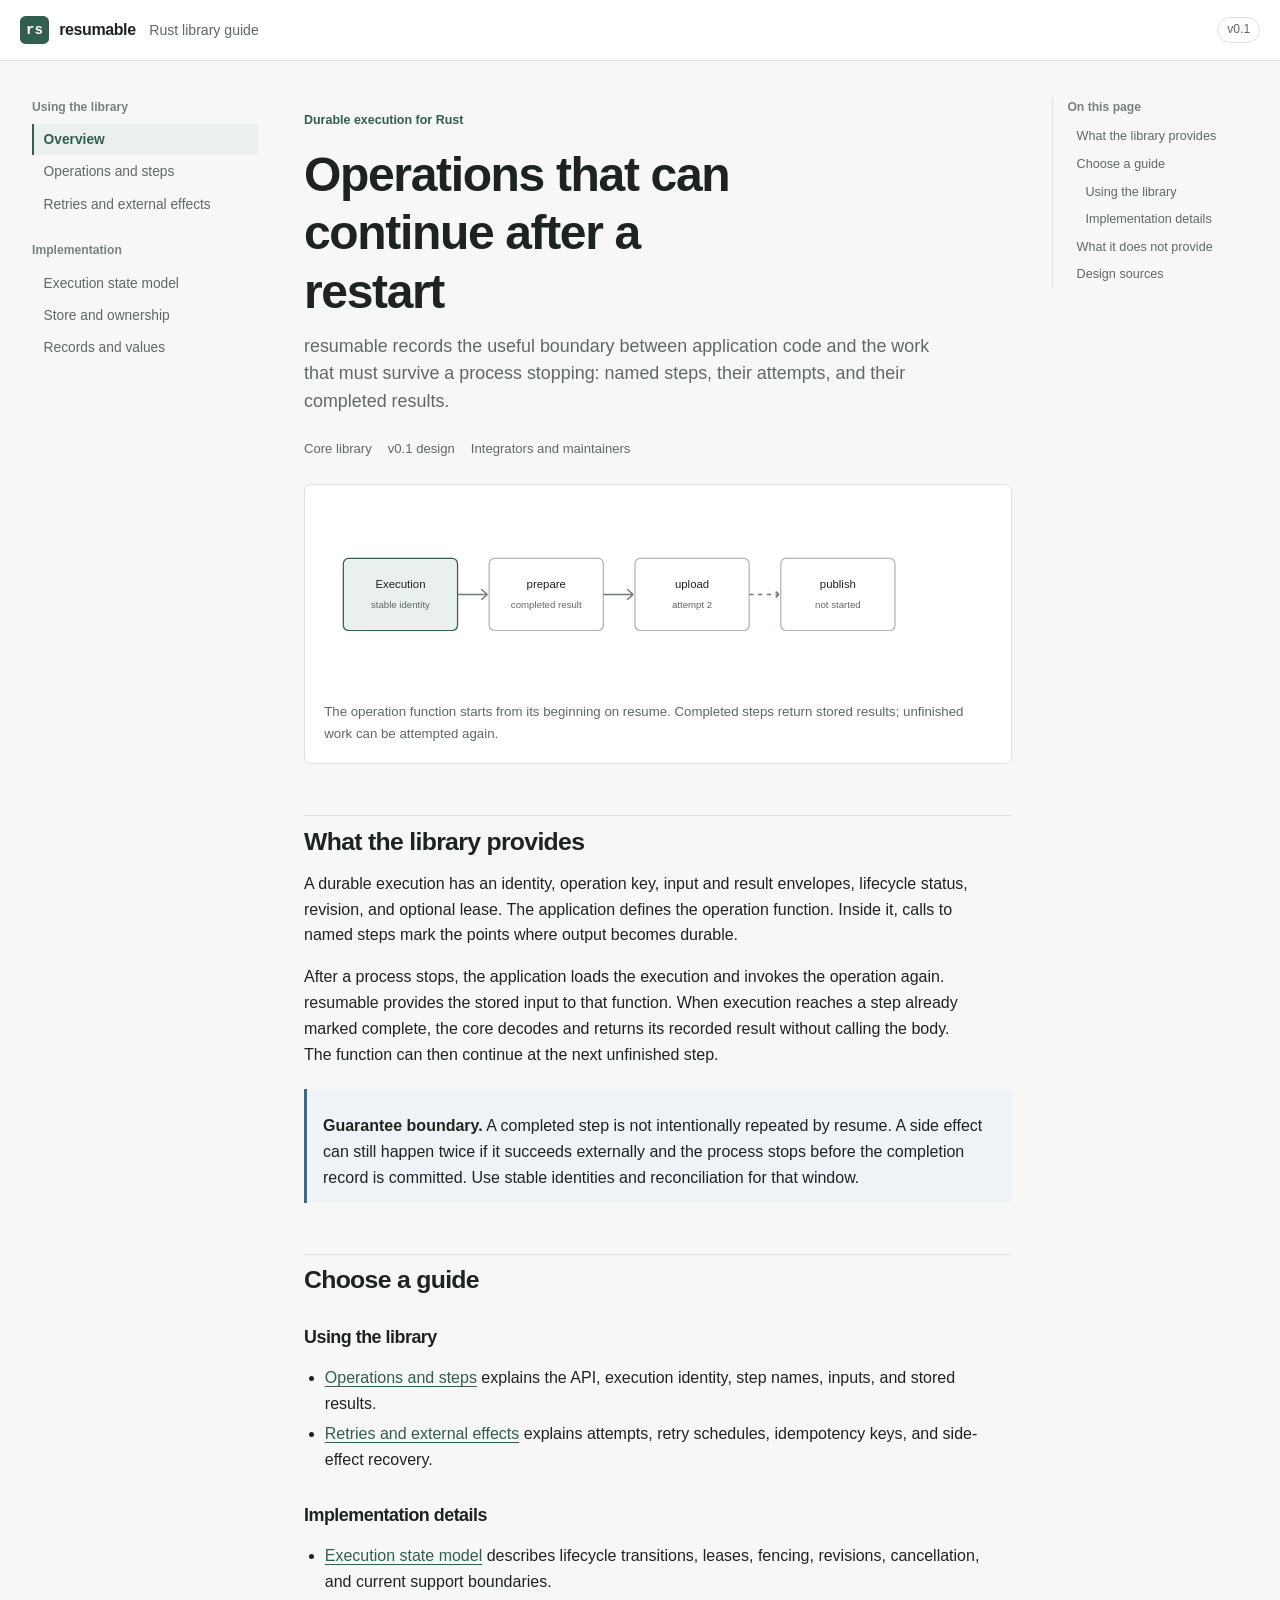
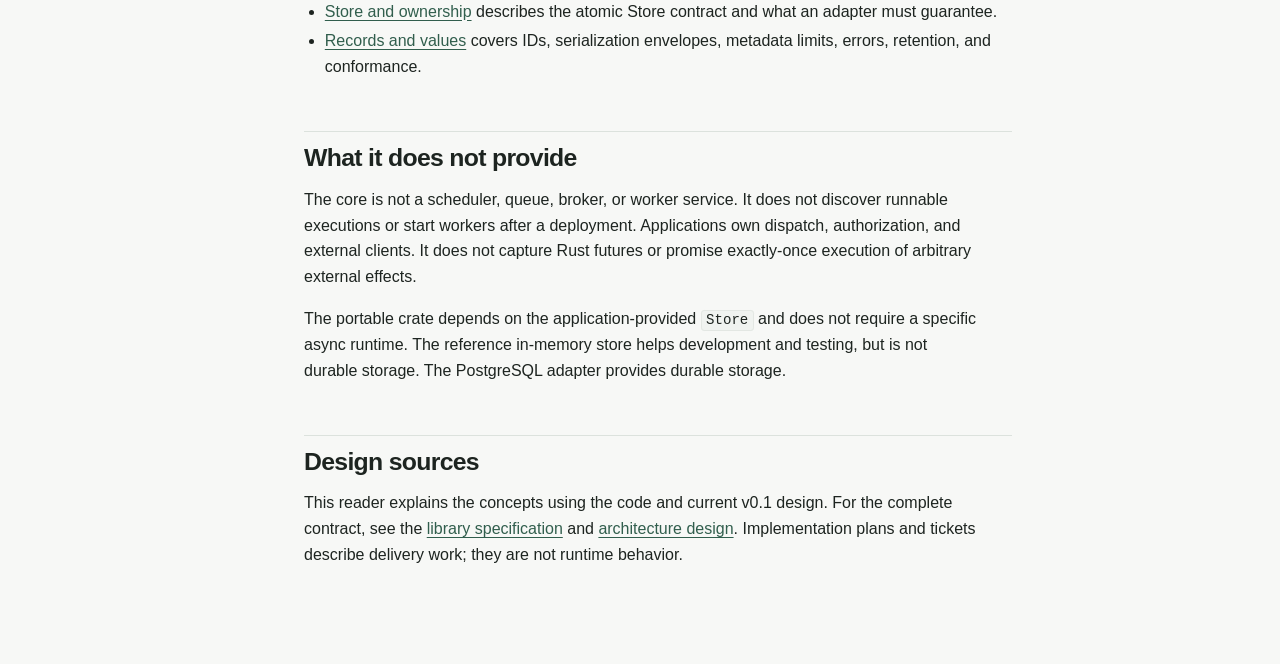
<file: crates/resumable/docs/site/index.html>
<!doctype html>
<html lang="en">
	<head>
		<meta charset="utf-8" />
		<meta name="viewport" content="width=device-width, initial-scale=1" />
		<meta
			name="description"
			content="Concepts and implementation guide for the resumable Rust library."
		/>
		<title>resumable — documentation</title>
		<link rel="icon" href="data:," />
		<link rel="stylesheet" href="assets/docs.css" />
		<link rel="stylesheet" href="assets/docs-content.css" />
		<script src="assets/docs.js" defer></script>
	</head>
	<body>
		<div class="docs-layout">
			<main id="doc-content" class="doc-article">
				<article>
					<p class="doc-eyebrow">Durable execution for Rust</p>
					<h1>Operations that can continue after a restart</h1>
					<p class="lede">
						resumable records the useful boundary between application code and the work that must
						survive a process stopping: named steps, their attempts, and their completed results.
					</p>
					<p class="doc-meta">
						<span>Core library</span><span>v0.1 design</span
						><span>Integrators and maintainers</span>
					</p>

					<figure class="figure">
						<svg viewBox="0 0 760 210" role="img" aria-labelledby="overview-title overview-desc">
							<title id="overview-title">An operation contains durable steps</title>
							<desc id="overview-desc">
								A running execution calls prepare, upload, and publish steps in order. Completed
								step results are stored and reused after restart. An unfinished step may run again.
							</desc>
							<rect class="node node-main" x="22" y="62" width="130" height="82" rx="6"></rect>
							<text x="87" y="96" text-anchor="middle">Execution</text>
							<text class="minor" x="87" y="118" text-anchor="middle">stable identity</text>
							<path class="line" d="M152 103h34m0 0-7-6m7 6-7 6"></path>
							<rect class="node" x="188" y="62" width="130" height="82" rx="6"></rect>
							<text x="253" y="96" text-anchor="middle">prepare</text>
							<text class="minor" x="253" y="118" text-anchor="middle">completed result</text>
							<path class="line" d="M318 103h34m0 0-7-6m7 6-7 6"></path>
							<rect class="node" x="354" y="62" width="130" height="82" rx="6"></rect>
							<text x="419" y="96" text-anchor="middle">upload</text>
							<text class="minor" x="419" y="118" text-anchor="middle">attempt 2</text>
							<path class="line dashed" d="M484 103h34m0 0-7-6m7 6-7 6"></path>
							<rect class="node" x="520" y="62" width="130" height="82" rx="6"></rect>
							<text x="585" y="96" text-anchor="middle">publish</text>
							<text class="minor" x="585" y="118" text-anchor="middle">not started</text>
						</svg>
						<figcaption>
							The operation function starts from its beginning on resume. Completed steps return
							stored results; unfinished work can be attempted again.
						</figcaption>
					</figure>

					<h2 id="what-it-is">What the library provides</h2>
					<p>
						A durable execution has an identity, operation key, input and result envelopes,
						lifecycle status, revision, and optional lease. The application defines the operation
						function. Inside it, calls to named steps mark the points where output becomes durable.
					</p>
					<p>
						After a process stops, the application loads the execution and invokes the operation
						again. resumable provides the stored input to that function. When execution reaches a
						step already marked complete, the core decodes and returns its recorded result without
						calling the body. The function can then continue at the next unfinished step.
					</p>
					<div class="callout">
						<p>
							<strong>Guarantee boundary.</strong> A completed step is not intentionally repeated by
							resume. A side effect can still happen twice if it succeeds externally and the process
							stops before the completion record is committed. Use stable identities and
							reconciliation for that window.
						</p>
					</div>

					<h2 id="choose-a-guide">Choose a guide</h2>
					<h3 id="integrator-guides">Using the library</h3>
					<ul>
						<li>
							<a href="using-the-core.html">Operations and steps</a> explains the API, execution
							identity, step names, inputs, and stored results.
						</li>
						<li>
							<a href="retries-and-effects.html">Retries and external effects</a> explains attempts,
							retry schedules, idempotency keys, and side-effect recovery.
						</li>
					</ul>
					<h3 id="maintainer-guides">Implementation details</h3>
					<ul>
						<li>
							<a href="execution-model.html">Execution state model</a> describes lifecycle
							transitions, leases, fencing, revisions, cancellation, and current support boundaries.
						</li>
						<li>
							<a href="store-contract.html">Store and ownership</a> describes the atomic Store
							contract and what an adapter must guarantee.
						</li>
						<li>
							<a href="records-and-values.html">Records and values</a> covers IDs, serialization
							envelopes, metadata limits, errors, retention, and conformance.
						</li>
					</ul>

					<h2 id="scope">What it does not provide</h2>
					<p>
						The core is not a scheduler, queue, broker, or worker service. It does not discover
						runnable executions or start workers after a deployment. Applications own dispatch,
						authorization, and external clients. It does not capture Rust futures or promise
						exactly-once execution of arbitrary external effects.
					</p>
					<p>
						The portable crate depends on the application-provided <code>Store</code> and does not
						require a specific async runtime. The reference in-memory store helps development and
						testing, but is not durable storage. The PostgreSQL adapter provides durable storage.
					</p>

					<h2 id="source-docs">Design sources</h2>
					<p>
						This reader explains the concepts using the code and current v0.1 design. For the
						complete contract, see the <a href="../specification.md">library specification</a> and
						<a href="../architecture.md">architecture design</a>. Implementation plans and tickets
						describe delivery work; they are not runtime behavior.
					</p>
				</article>
			</main>
		</div>
	</body>
</html>
</file>
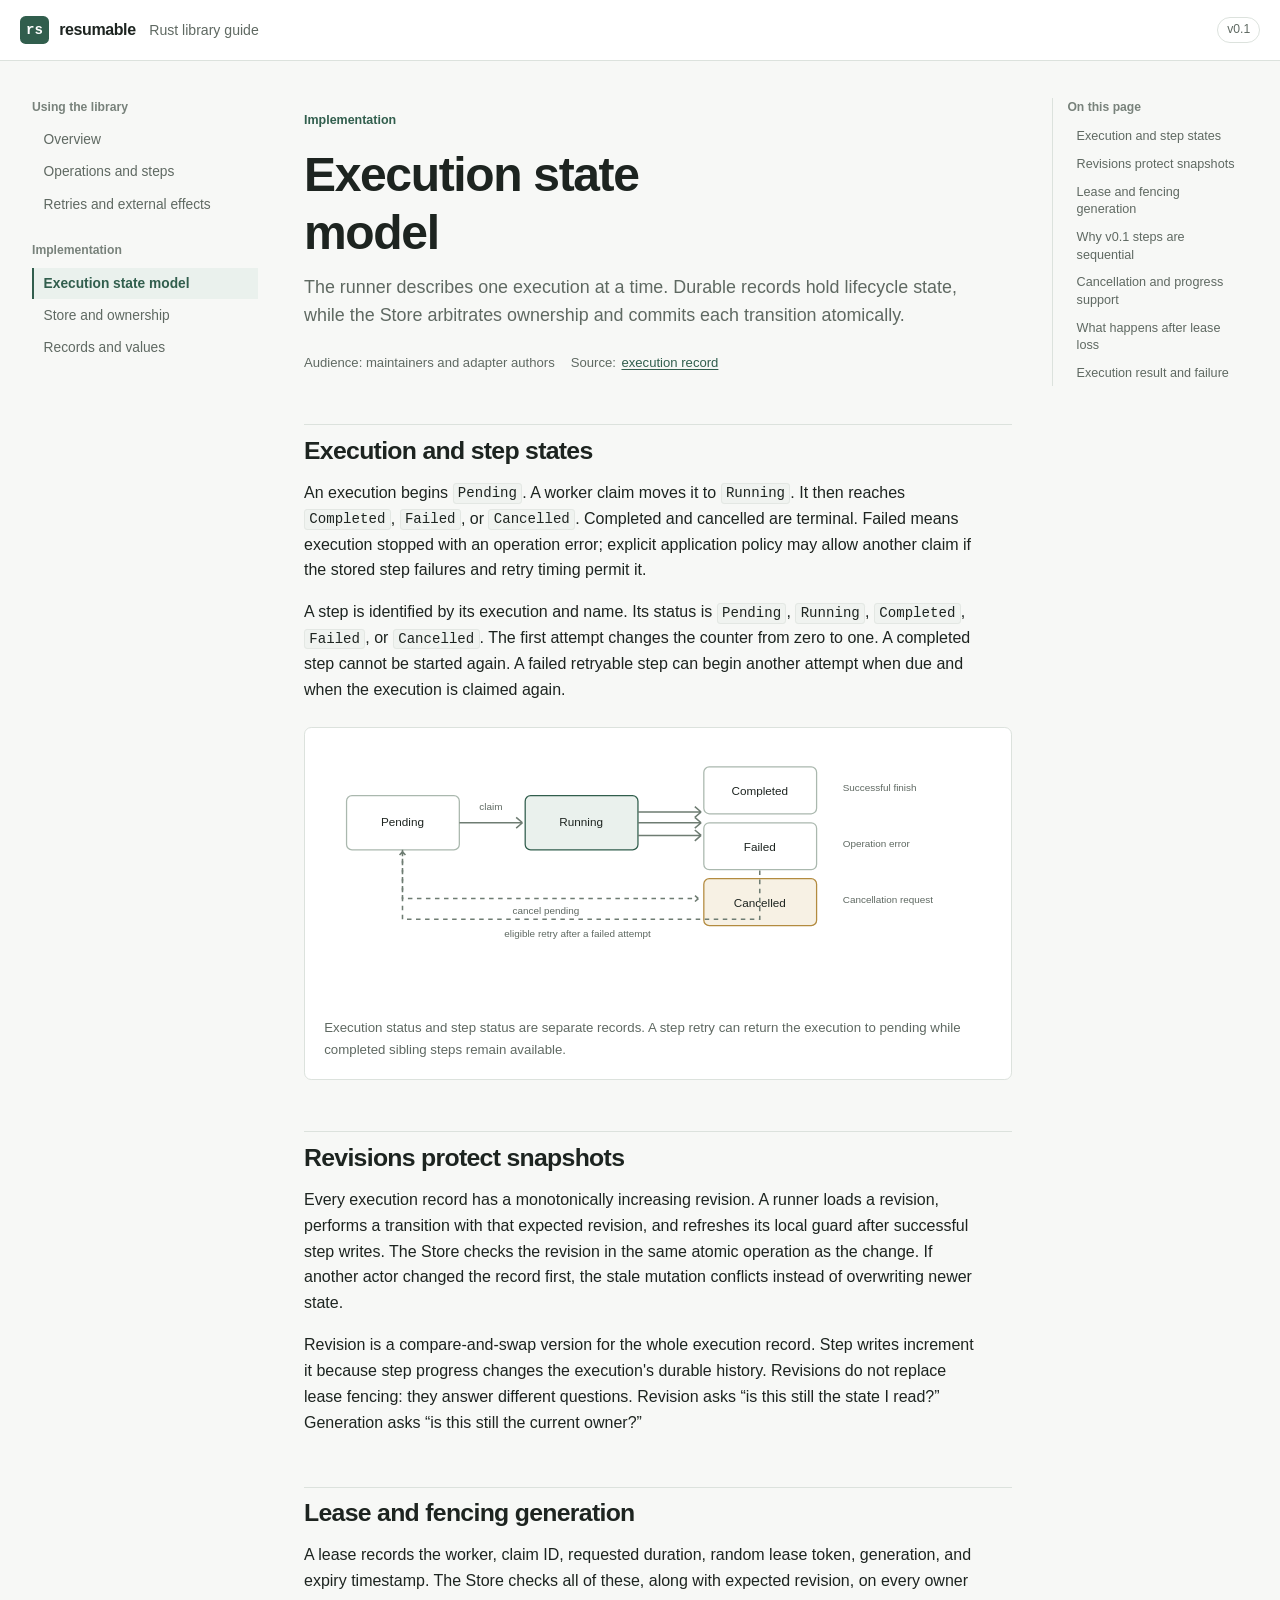
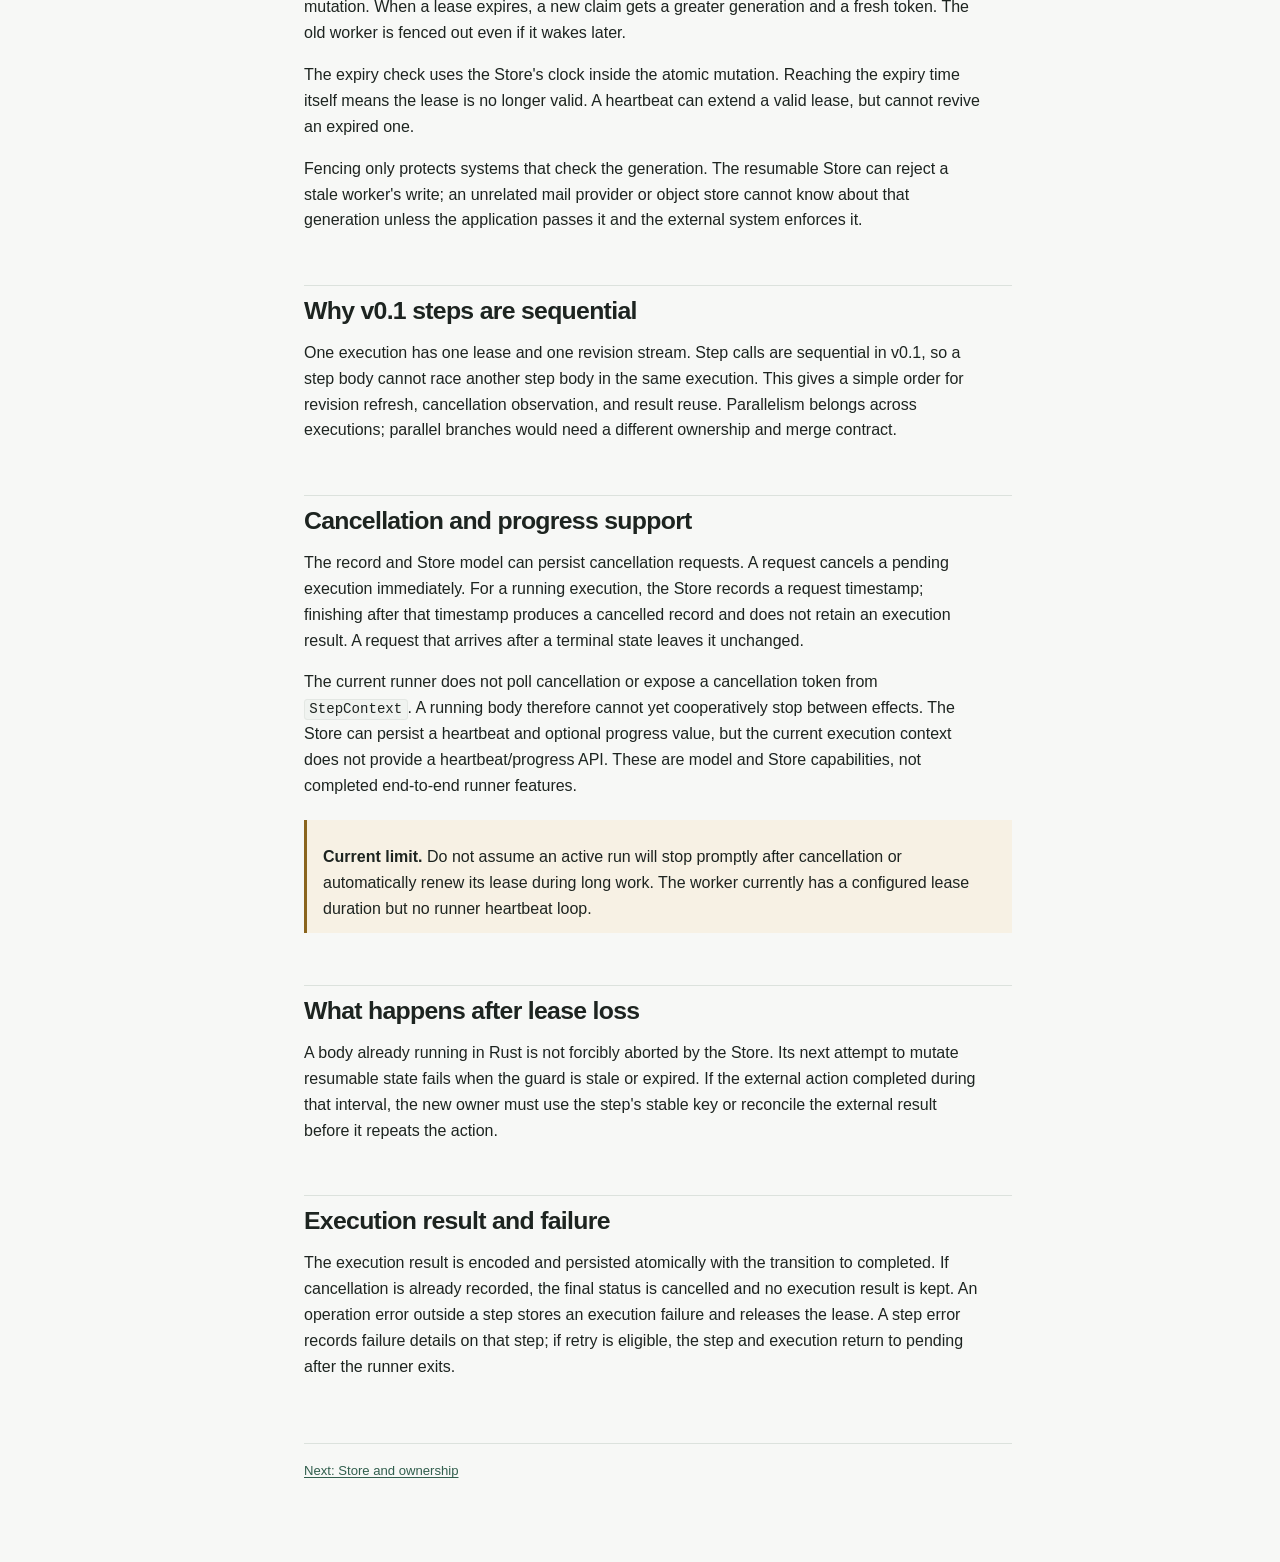
<file: crates/resumable/docs/site/execution-model.html>
<!doctype html>
<html lang="en">
	<head>
		<meta charset="utf-8" />
		<meta name="viewport" content="width=device-width, initial-scale=1" />
		<meta
			name="description"
			content="Execution status, leases, revisions, cancellation, and progress in resumable."
		/>
		<title>Execution state model — resumable</title>
		<link rel="icon" href="data:," />
		<link rel="stylesheet" href="assets/docs.css" />
		<link rel="stylesheet" href="assets/docs-content.css" />
		<script src="assets/docs.js" defer></script>
	</head>
	<body>
		<div class="docs-layout">
			<main id="doc-content" class="doc-article">
				<article>
					<p class="doc-eyebrow">Implementation</p>
					<h1>Execution state model</h1>
					<p class="lede">
						The runner describes one execution at a time. Durable records hold lifecycle state,
						while the Store arbitrates ownership and commits each transition atomically.
					</p>
					<p class="doc-meta">
						<span>Audience: maintainers and adapter authors</span
						><span>Source: <a href="../../src/record/execution.rs">execution record</a></span>
					</p>

					<h2 id="state">Execution and step states</h2>
					<p>
						An execution begins <code>Pending</code>. A worker claim moves it to
						<code>Running</code>. It then reaches <code>Completed</code>, <code>Failed</code>, or
						<code>Cancelled</code>. Completed and cancelled are terminal. Failed means execution
						stopped with an operation error; explicit application policy may allow another claim if
						the stored step failures and retry timing permit it.
					</p>
					<p>
						A step is identified by its execution and name. Its status is <code>Pending</code>,
						<code>Running</code>, <code>Completed</code>, <code>Failed</code>, or
						<code>Cancelled</code>. The first attempt changes the counter from zero to one. A
						completed step cannot be started again. A failed retryable step can begin another
						attempt when due and when the execution is claimed again.
					</p>

					<figure class="figure">
						<svg viewBox="0 0 740 285" role="img" aria-labelledby="state-title state-desc">
							<title id="state-title">Execution and step lifecycle</title>
							<desc id="state-desc">
								Pending is claimed into Running. Running can complete, fail, or be cancelled. A
								retryable step failure with attempts left and an eligible deadline releases the
								execution back to Pending. Cancellation of a pending execution is immediate.
							</desc>
							<rect class="node" x="25" y="54" width="125" height="60" rx="6"></rect>
							<text x="87" y="88" text-anchor="middle">Pending</text>
							<path class="line" d="M150 84h70m0 0-7-6m7 6-7 6"></path>
							<text class="minor" x="185" y="70" text-anchor="middle">claim</text>
							<rect class="node node-main" x="223" y="54" width="125" height="60" rx="6"></rect>
							<text x="285" y="88" text-anchor="middle">Running</text>
							<path class="line" d="M348 72h70m0 0-7-6m7 6-7 6"></path>
							<rect class="node" x="421" y="22" width="125" height="52" rx="6"></rect>
							<text x="483" y="53" text-anchor="middle">Completed</text>
							<path class="line" d="M348 84h70m0 0-7-6m7 6-7 6"></path>
							<rect class="node" x="421" y="84" width="125" height="52" rx="6"></rect>
							<text x="483" y="115" text-anchor="middle">Failed</text>
							<path class="line" d="M348 98h70m0 0-7-6m7 6-7 6"></path>
							<rect class="node node-warn" x="421" y="146" width="125" height="52" rx="6"></rect>
							<text x="483" y="177" text-anchor="middle">Cancelled</text>
							<path class="line dashed" d="M483 137v54H87v-75m0 0-6 7m6-7 6 7"></path>
							<text class="minor" x="281" y="211" text-anchor="middle">
								eligible retry after a failed attempt
							</text>
							<path class="line dashed" d="M87 114v54h328m0 0-7-6m7 6-7 6"></path>
							<text class="minor" x="246" y="185" text-anchor="middle">cancel pending</text>
							<text class="minor" x="575" y="49">Successful finish</text>
							<text class="minor" x="575" y="111">Operation error</text>
							<text class="minor" x="575" y="173">Cancellation request</text>
						</svg>
						<figcaption>
							Execution status and step status are separate records. A step retry can return the
							execution to pending while completed sibling steps remain available.
						</figcaption>
					</figure>

					<h2 id="revision">Revisions protect snapshots</h2>
					<p>
						Every execution record has a monotonically increasing revision. A runner loads a
						revision, performs a transition with that expected revision, and refreshes its local
						guard after successful step writes. The Store checks the revision in the same atomic
						operation as the change. If another actor changed the record first, the stale mutation
						conflicts instead of overwriting newer state.
					</p>
					<p>
						Revision is a compare-and-swap version for the whole execution record. Step writes
						increment it because step progress changes the execution's durable history. Revisions do
						not replace lease fencing: they answer different questions. Revision asks “is this still
						the state I read?” Generation asks “is this still the current owner?”
					</p>

					<h2 id="lease">Lease and fencing generation</h2>
					<p>
						A lease records the worker, claim ID, requested duration, random lease token,
						generation, and expiry timestamp. The Store checks all of these, along with expected
						revision, on every owner mutation. When a lease expires, a new claim gets a greater
						generation and a fresh token. The old worker is fenced out even if it wakes later.
					</p>
					<p>
						The expiry check uses the Store's clock inside the atomic mutation. Reaching the expiry
						time itself means the lease is no longer valid. A heartbeat can extend a valid lease,
						but cannot revive an expired one.
					</p>
					<p>
						Fencing only protects systems that check the generation. The resumable Store can reject
						a stale worker's write; an unrelated mail provider or object store cannot know about
						that generation unless the application passes it and the external system enforces it.
					</p>

					<h2 id="step-sequential">Why v0.1 steps are sequential</h2>
					<p>
						One execution has one lease and one revision stream. Step calls are sequential in v0.1,
						so a step body cannot race another step body in the same execution. This gives a simple
						order for revision refresh, cancellation observation, and result reuse. Parallelism
						belongs across executions; parallel branches would need a different ownership and merge
						contract.
					</p>

					<h2 id="cancellation-and-progress">Cancellation and progress support</h2>
					<p>
						The record and Store model can persist cancellation requests. A request cancels a
						pending execution immediately. For a running execution, the Store records a request
						timestamp; finishing after that timestamp produces a cancelled record and does not
						retain an execution result. A request that arrives after a terminal state leaves it
						unchanged.
					</p>
					<p>
						The current runner does not poll cancellation or expose a cancellation token from
						<code>StepContext</code>. A running body therefore cannot yet cooperatively stop between
						effects. The Store can persist a heartbeat and optional progress value, but the current
						execution context does not provide a heartbeat/progress API. These are model and Store
						capabilities, not completed end-to-end runner features.
					</p>
					<div class="callout warning">
						<p>
							<strong>Current limit.</strong> Do not assume an active run will stop promptly after
							cancellation or automatically renew its lease during long work. The worker currently
							has a configured lease duration but no runner heartbeat loop.
						</p>
					</div>

					<h2 id="lease-loss">What happens after lease loss</h2>
					<p>
						A body already running in Rust is not forcibly aborted by the Store. Its next attempt to
						mutate resumable state fails when the guard is stale or expired. If the external action
						completed during that interval, the new owner must use the step's stable key or
						reconcile the external result before it repeats the action.
					</p>

					<h2 id="operation-result">Execution result and failure</h2>
					<p>
						The execution result is encoded and persisted atomically with the transition to
						completed. If cancellation is already recorded, the final status is cancelled and no
						execution result is kept. An operation error outside a step stores an execution failure
						and releases the lease. A step error records failure details on that step; if retry is
						eligible, the step and execution return to pending after the runner exits.
					</p>

					<footer class="doc-footer">
						<a href="store-contract.html">Next: Store and ownership</a>
					</footer>
				</article>
			</main>
		</div>
	</body>
</html>
</file>
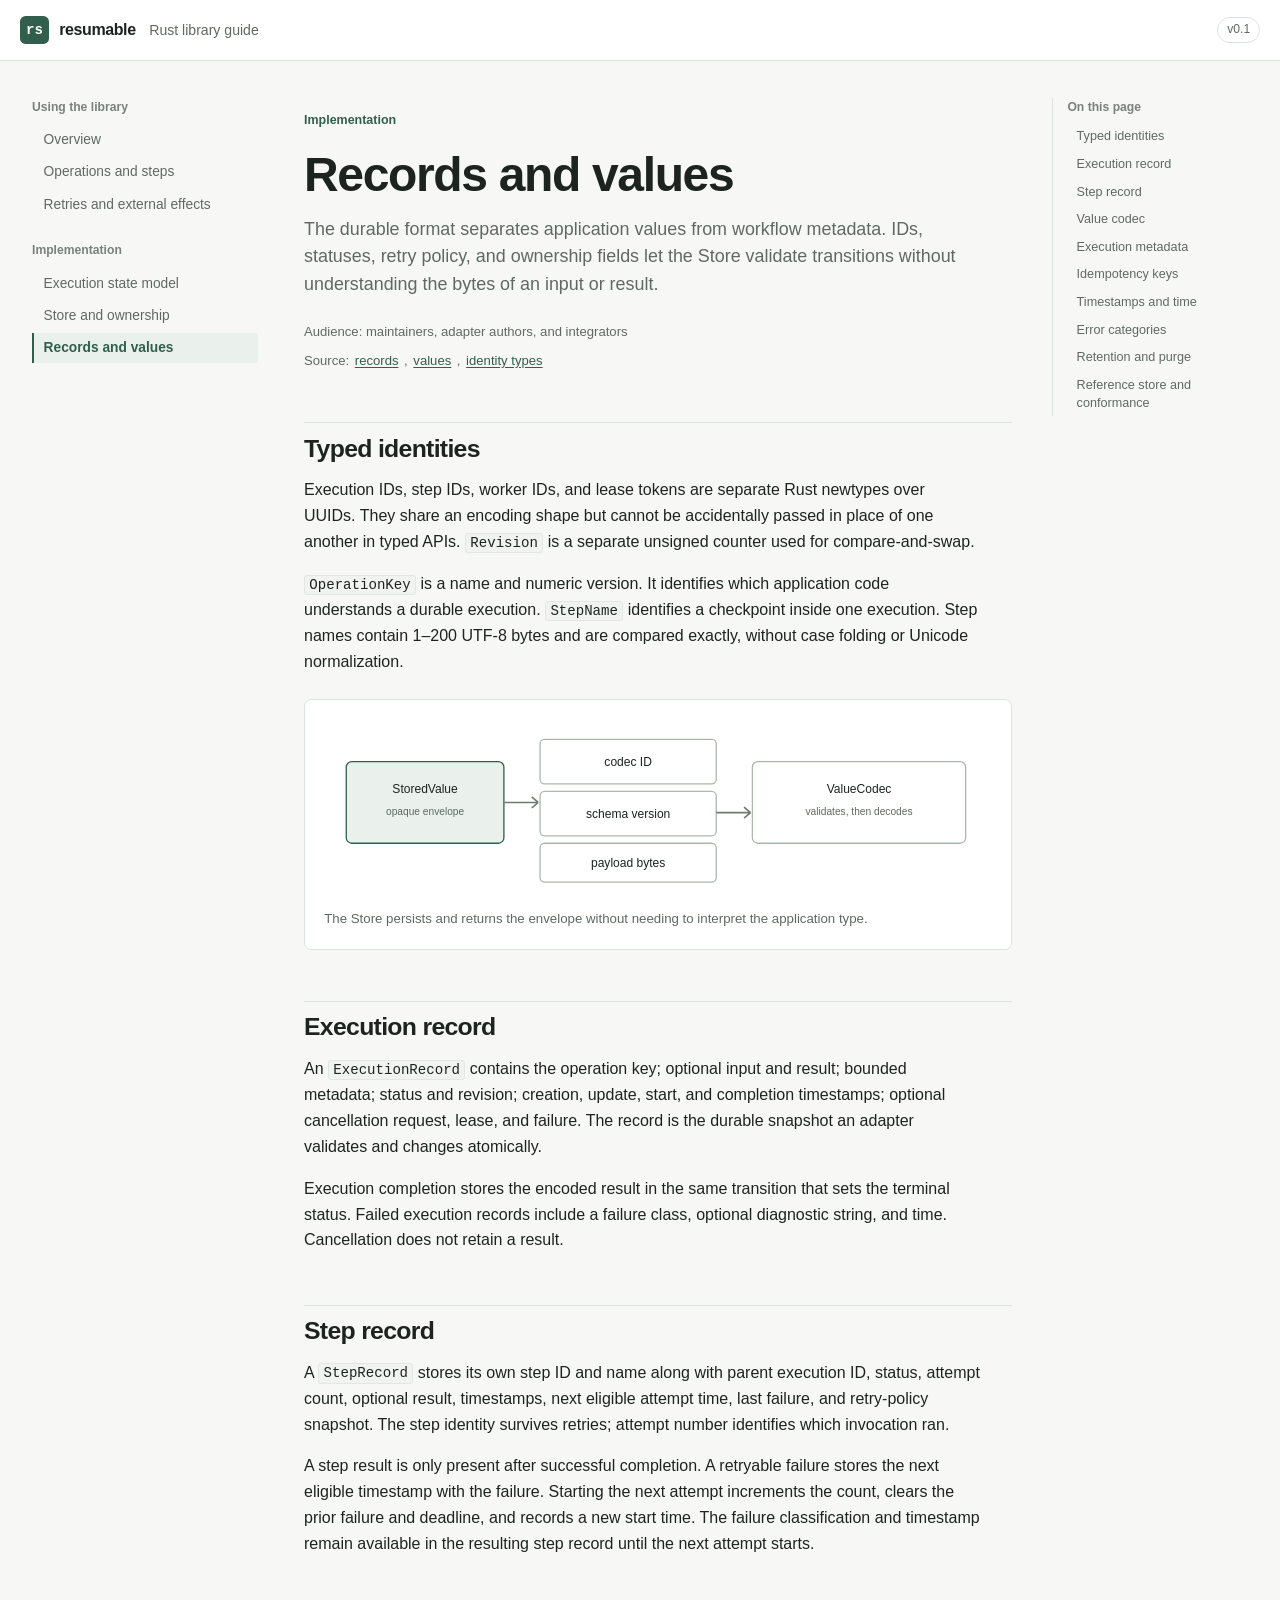
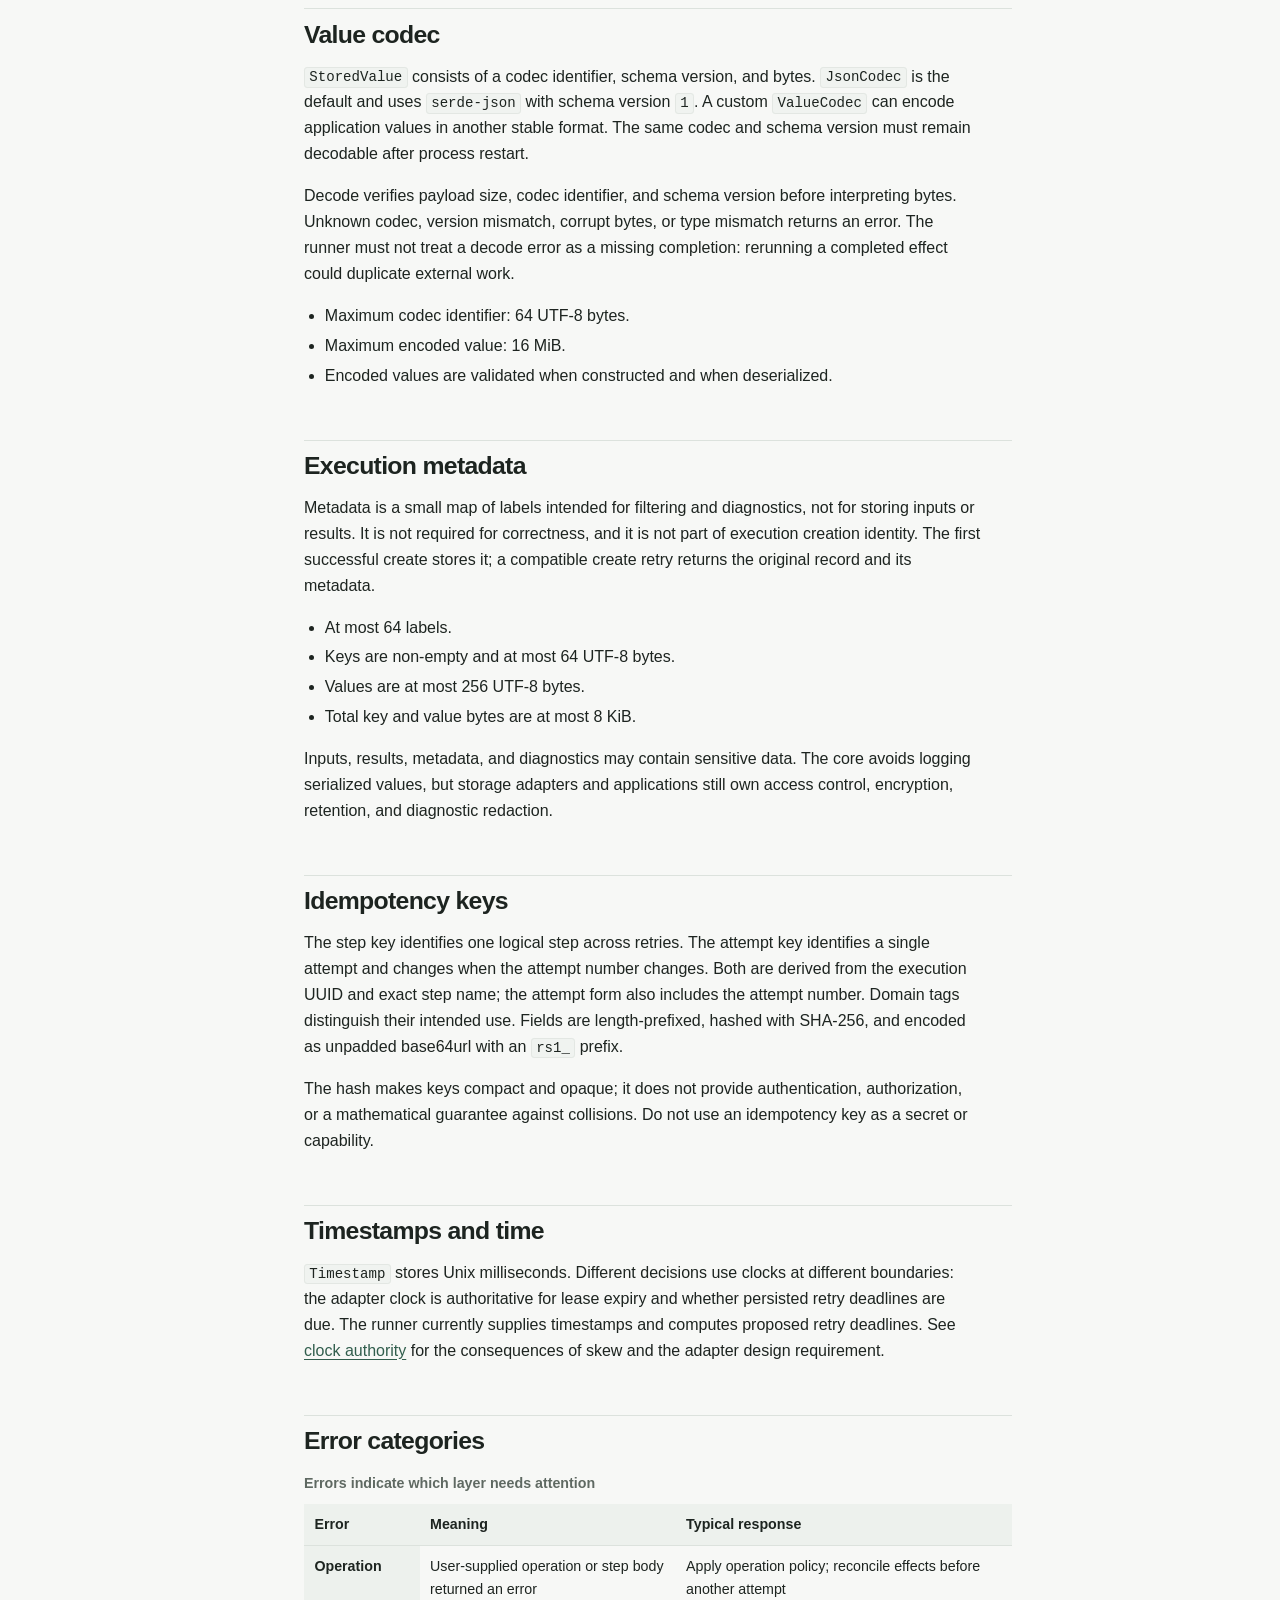
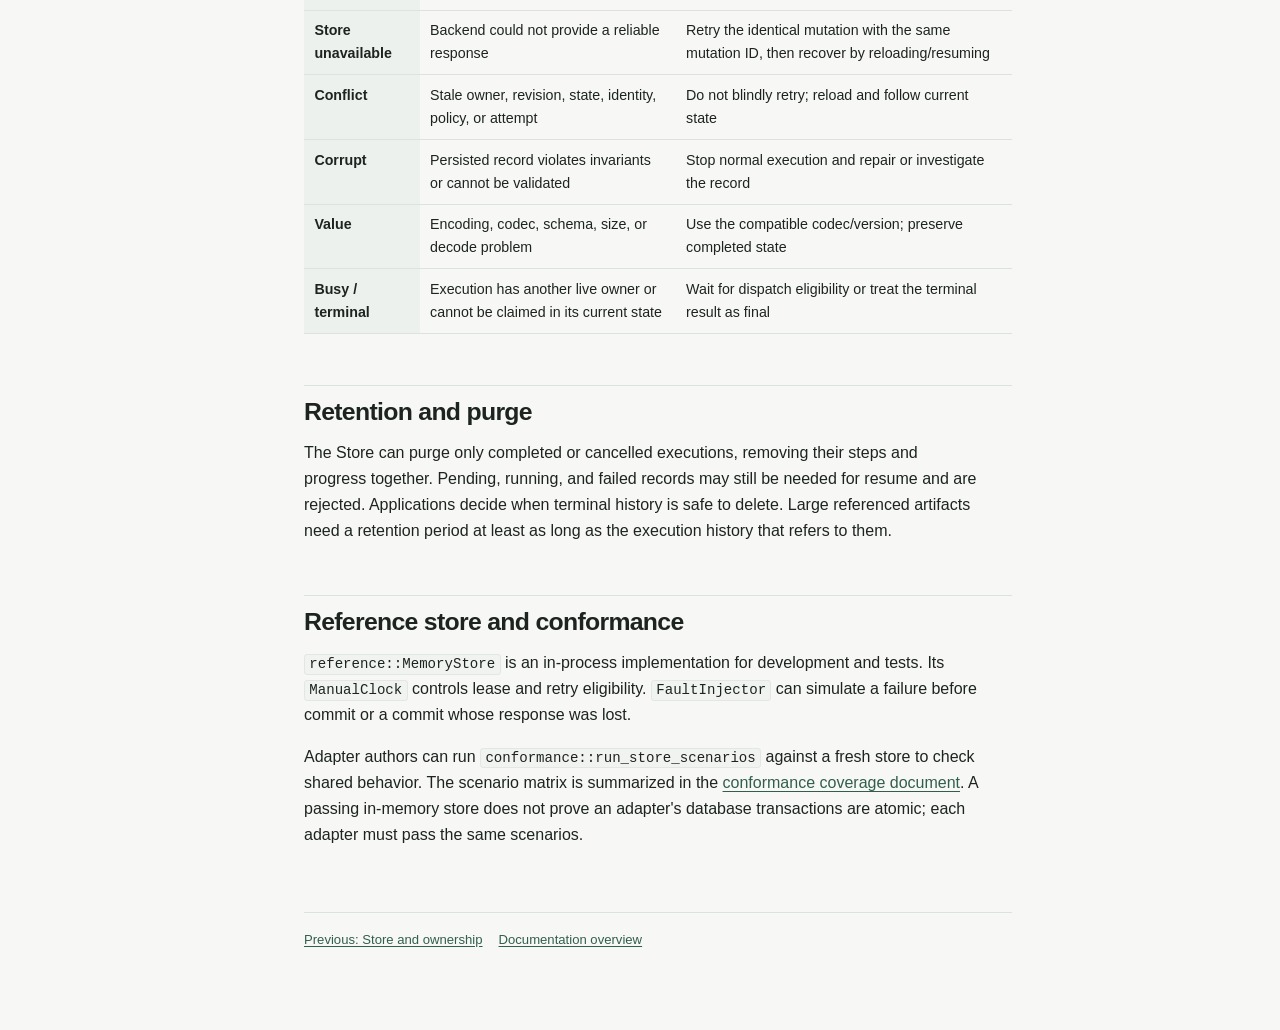
<file: crates/resumable/docs/site/records-and-values.html>
<!doctype html>
<html lang="en">
	<head>
		<meta charset="utf-8" />
		<meta name="viewport" content="width=device-width, initial-scale=1" />
		<meta
			name="description"
			content="Execution records, step records, typed identities, stored values, metadata, and error types."
		/>
		<title>Records and values — resumable</title>
		<link rel="icon" href="data:," />
		<link rel="stylesheet" href="assets/docs.css" />
		<link rel="stylesheet" href="assets/docs-content.css" />
		<script src="assets/docs.js" defer></script>
	</head>
	<body>
		<div class="docs-layout">
			<main id="doc-content" class="doc-article">
				<article>
					<p class="doc-eyebrow">Implementation</p>
					<h1>Records and values</h1>
					<p class="lede">
						The durable format separates application values from workflow metadata. IDs, statuses,
						retry policy, and ownership fields let the Store validate transitions without
						understanding the bytes of an input or result.
					</p>
					<p class="doc-meta">
						<span>Audience: maintainers, adapter authors, and integrators</span
						><span
							>Source: <a href="../../src/record.rs">records</a>,
							<a href="../../src/value.rs">values</a>,
							<a href="../../src/identity.rs">identity types</a></span
						>
					</p>

					<h2 id="typed-identities">Typed identities</h2>
					<p>
						Execution IDs, step IDs, worker IDs, and lease tokens are separate Rust newtypes over
						UUIDs. They share an encoding shape but cannot be accidentally passed in place of one
						another in typed APIs. <code>Revision</code> is a separate unsigned counter used for
						compare-and-swap.
					</p>
					<p>
						<code>OperationKey</code> is a name and numeric version. It identifies which application
						code understands a durable execution. <code>StepName</code> identifies a checkpoint
						inside one execution. Step names contain 1–200 UTF-8 bytes and are compared exactly,
						without case folding or Unicode normalization.
					</p>

					<figure class="figure">
						<svg viewBox="0 0 720 190" role="img" aria-labelledby="stored-title stored-desc">
							<title id="stored-title">Stored value envelope</title>
							<desc id="stored-desc">
								A stored value consists of a codec identifier, schema version, and opaque payload
								bytes. The matching codec verifies these fields and decodes the payload into an
								application type.
							</desc>
							<rect class="node node-main" x="24" y="46" width="170" height="88" rx="6"></rect>
							<text x="109" y="80" text-anchor="middle">StoredValue</text>
							<text class="minor" x="109" y="103" text-anchor="middle">opaque envelope</text>
							<path class="line" d="M194 90h37m0 0-7-6m7 6-7 6"></path>
							<rect class="node" x="233" y="22" width="190" height="48" rx="5"></rect>
							<text x="328" y="51" text-anchor="middle">codec ID</text>
							<rect class="node" x="233" y="78" width="190" height="48" rx="5"></rect>
							<text x="328" y="107" text-anchor="middle">schema version</text>
							<rect class="node" x="233" y="134" width="190" height="42" rx="5"></rect>
							<text x="328" y="160" text-anchor="middle">payload bytes</text>
							<path class="line" d="M423 101h37m0 0-7-6m7 6-7 6"></path>
							<rect class="node" x="462" y="46" width="230" height="88" rx="6"></rect>
							<text x="577" y="80" text-anchor="middle">ValueCodec</text>
							<text class="minor" x="577" y="103" text-anchor="middle">
								validates, then decodes
							</text>
						</svg>
						<figcaption>
							The Store persists and returns the envelope without needing to interpret the
							application type.
						</figcaption>
					</figure>

					<h2 id="execution-record">Execution record</h2>
					<p>
						An <code>ExecutionRecord</code> contains the operation key; optional input and result;
						bounded metadata; status and revision; creation, update, start, and completion
						timestamps; optional cancellation request, lease, and failure. The record is the durable
						snapshot an adapter validates and changes atomically.
					</p>
					<p>
						Execution completion stores the encoded result in the same transition that sets the
						terminal status. Failed execution records include a failure class, optional diagnostic
						string, and time. Cancellation does not retain a result.
					</p>

					<h2 id="step-record">Step record</h2>
					<p>
						A <code>StepRecord</code> stores its own step ID and name along with parent execution
						ID, status, attempt count, optional result, timestamps, next eligible attempt time, last
						failure, and retry-policy snapshot. The step identity survives retries; attempt number
						identifies which invocation ran.
					</p>
					<p>
						A step result is only present after successful completion. A retryable failure stores
						the next eligible timestamp with the failure. Starting the next attempt increments the
						count, clears the prior failure and deadline, and records a new start time. The failure
						classification and timestamp remain available in the resulting step record until the
						next attempt starts.
					</p>

					<h2 id="value-codec">Value codec</h2>
					<p>
						<code>StoredValue</code> consists of a codec identifier, schema version, and bytes.
						<code>JsonCodec</code> is the default and uses <code>serde-json</code> with schema
						version <code>1</code>. A custom <code>ValueCodec</code> can encode application values
						in another stable format. The same codec and schema version must remain decodable after
						process restart.
					</p>
					<p>
						Decode verifies payload size, codec identifier, and schema version before interpreting
						bytes. Unknown codec, version mismatch, corrupt bytes, or type mismatch returns an
						error. The runner must not treat a decode error as a missing completion: rerunning a
						completed effect could duplicate external work.
					</p>
					<ul>
						<li>Maximum codec identifier: 64 UTF-8 bytes.</li>
						<li>Maximum encoded value: 16 MiB.</li>
						<li>Encoded values are validated when constructed and when deserialized.</li>
					</ul>

					<h2 id="metadata">Execution metadata</h2>
					<p>
						Metadata is a small map of labels intended for filtering and diagnostics, not for
						storing inputs or results. It is not required for correctness, and it is not part of
						execution creation identity. The first successful create stores it; a compatible create
						retry returns the original record and its metadata.
					</p>
					<ul>
						<li>At most 64 labels.</li>
						<li>Keys are non-empty and at most 64 UTF-8 bytes.</li>
						<li>Values are at most 256 UTF-8 bytes.</li>
						<li>Total key and value bytes are at most 8 KiB.</li>
					</ul>
					<p>
						Inputs, results, metadata, and diagnostics may contain sensitive data. The core avoids
						logging serialized values, but storage adapters and applications still own access
						control, encryption, retention, and diagnostic redaction.
					</p>

					<h2 id="idempotency">Idempotency keys</h2>
					<p>
						The step key identifies one logical step across retries. The attempt key identifies a
						single attempt and changes when the attempt number changes. Both are derived from the
						execution UUID and exact step name; the attempt form also includes the attempt number.
						Domain tags distinguish their intended use. Fields are length-prefixed, hashed with
						SHA-256, and encoded as unpadded base64url with an <code>rs1_</code> prefix.
					</p>
					<p>
						The hash makes keys compact and opaque; it does not provide authentication,
						authorization, or a mathematical guarantee against collisions. Do not use an idempotency
						key as a secret or capability.
					</p>

					<h2 id="time">Timestamps and time</h2>
					<p>
						<code>Timestamp</code> stores Unix milliseconds. Different decisions use clocks at
						different boundaries: the adapter clock is authoritative for lease expiry and whether
						persisted retry deadlines are due. The runner currently supplies timestamps and computes
						proposed retry deadlines. See
						<a href="store-contract.html#clock">clock authority</a> for the consequences of skew and
						the adapter design requirement.
					</p>

					<h2 id="errors">Error categories</h2>
					<div class="doc-table-wrap">
						<table class="doc-table">
							<caption>
								Errors indicate which layer needs attention
							</caption>
							<thead>
								<tr>
									<th scope="col">Error</th>
									<th scope="col">Meaning</th>
									<th scope="col">Typical response</th>
								</tr>
							</thead>
							<tbody>
								<tr>
									<th scope="row">Operation</th>
									<td>User-supplied operation or step body returned an error</td>
									<td>Apply operation policy; reconcile effects before another attempt</td>
								</tr>
								<tr>
									<th scope="row">Store unavailable</th>
									<td>Backend could not provide a reliable response</td>
									<td>
										Retry the identical mutation with the same mutation ID, then recover by
										reloading/resuming
									</td>
								</tr>
								<tr>
									<th scope="row">Conflict</th>
									<td>Stale owner, revision, state, identity, policy, or attempt</td>
									<td>Do not blindly retry; reload and follow current state</td>
								</tr>
								<tr>
									<th scope="row">Corrupt</th>
									<td>Persisted record violates invariants or cannot be validated</td>
									<td>Stop normal execution and repair or investigate the record</td>
								</tr>
								<tr>
									<th scope="row">Value</th>
									<td>Encoding, codec, schema, size, or decode problem</td>
									<td>Use the compatible codec/version; preserve completed state</td>
								</tr>
								<tr>
									<th scope="row">Busy / terminal</th>
									<td>
										Execution has another live owner or cannot be claimed in its current state
									</td>
									<td>Wait for dispatch eligibility or treat the terminal result as final</td>
								</tr>
							</tbody>
						</table>
					</div>

					<h2 id="retention">Retention and purge</h2>
					<p>
						The Store can purge only completed or cancelled executions, removing their steps and
						progress together. Pending, running, and failed records may still be needed for resume
						and are rejected. Applications decide when terminal history is safe to delete. Large
						referenced artifacts need a retention period at least as long as the execution history
						that refers to them.
					</p>

					<h2 id="reference-store">Reference store and conformance</h2>
					<p>
						<code>reference::MemoryStore</code> is an in-process implementation for development and
						tests. Its <code>ManualClock</code> controls lease and retry eligibility.
						<code>FaultInjector</code> can simulate a failure before commit or a commit whose
						response was lost.
					</p>
					<p>
						Adapter authors can run <code>conformance::run_store_scenarios</code> against a fresh
						store to check shared behavior. The scenario matrix is summarized in the
						<a href="../../../../docs/resumable/reference-store-conformance.md"
							>conformance coverage document</a
						>. A passing in-memory store does not prove an adapter's database transactions are
						atomic; each adapter must pass the same scenarios.
					</p>

					<footer class="doc-footer">
						<a href="store-contract.html">Previous: Store and ownership</a
						><a href="index.html">Documentation overview</a>
					</footer>
				</article>
			</main>
		</div>
	</body>
</html>
</file>
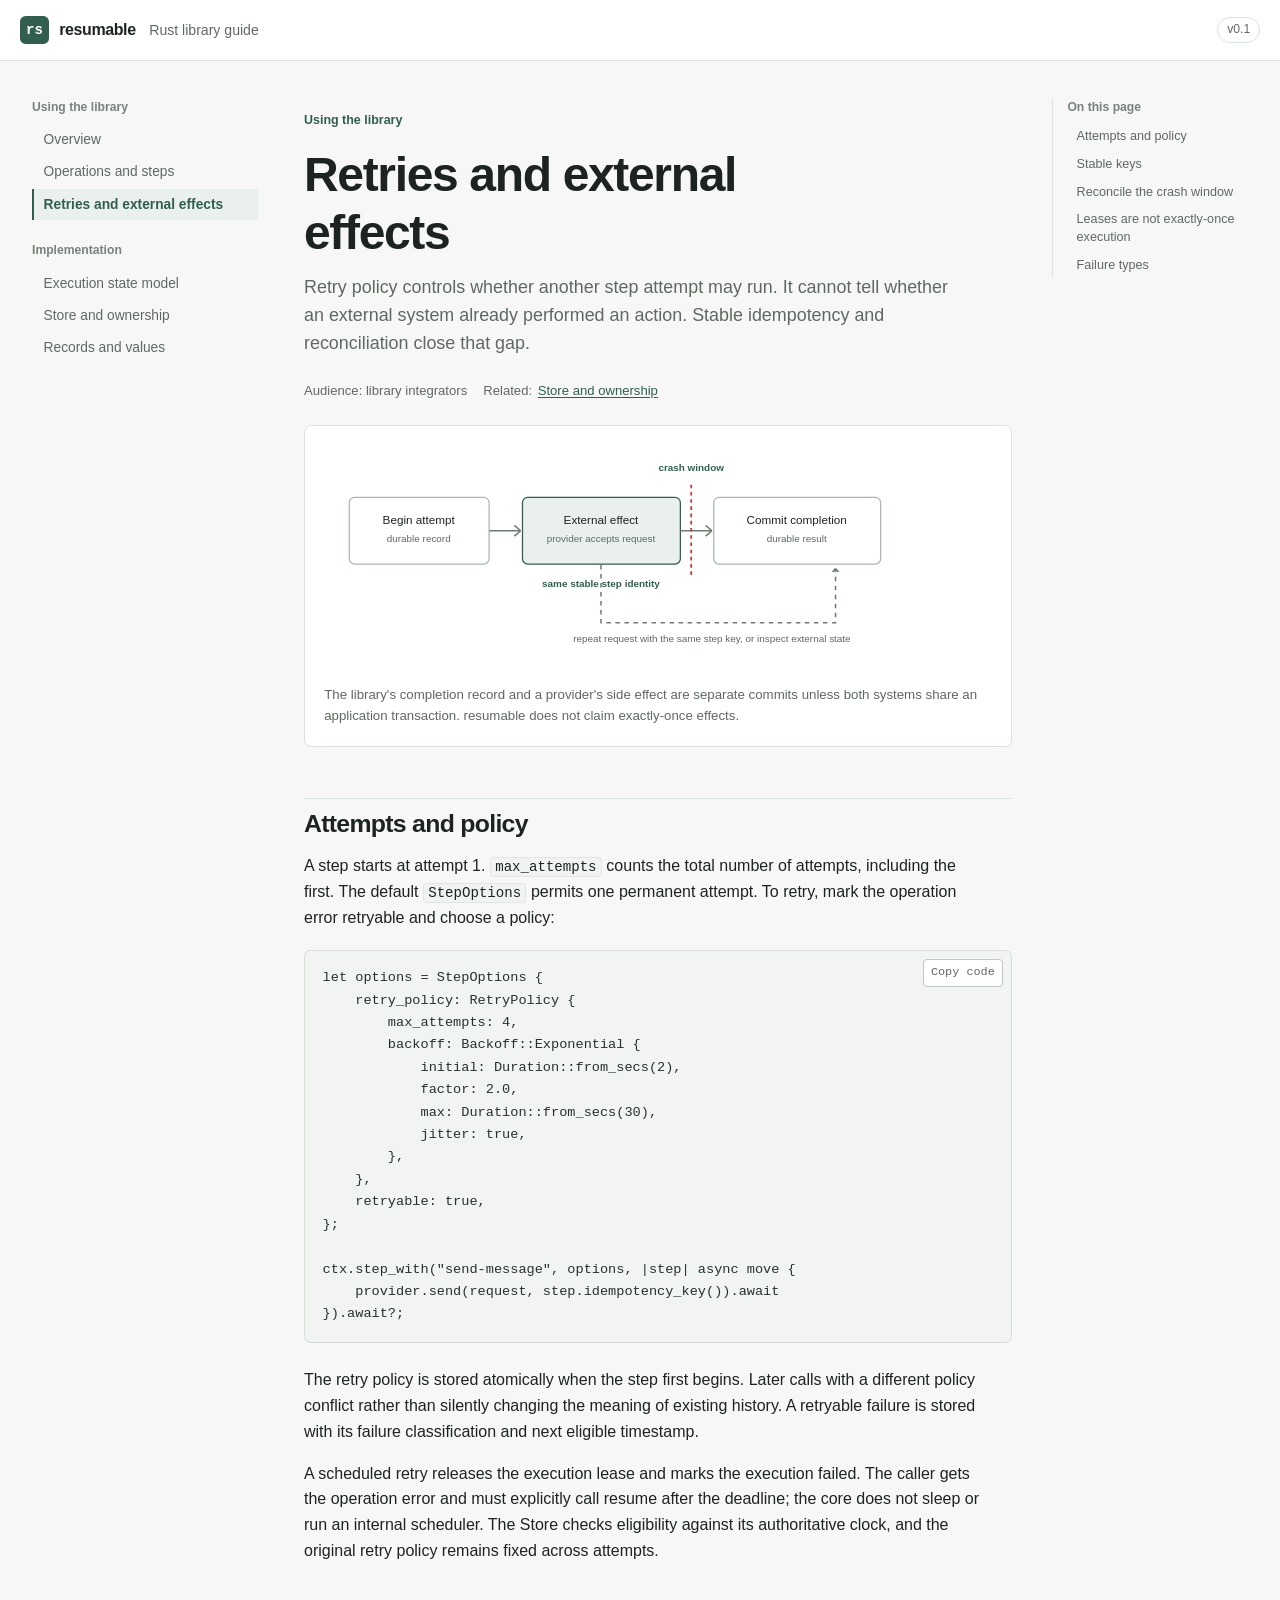
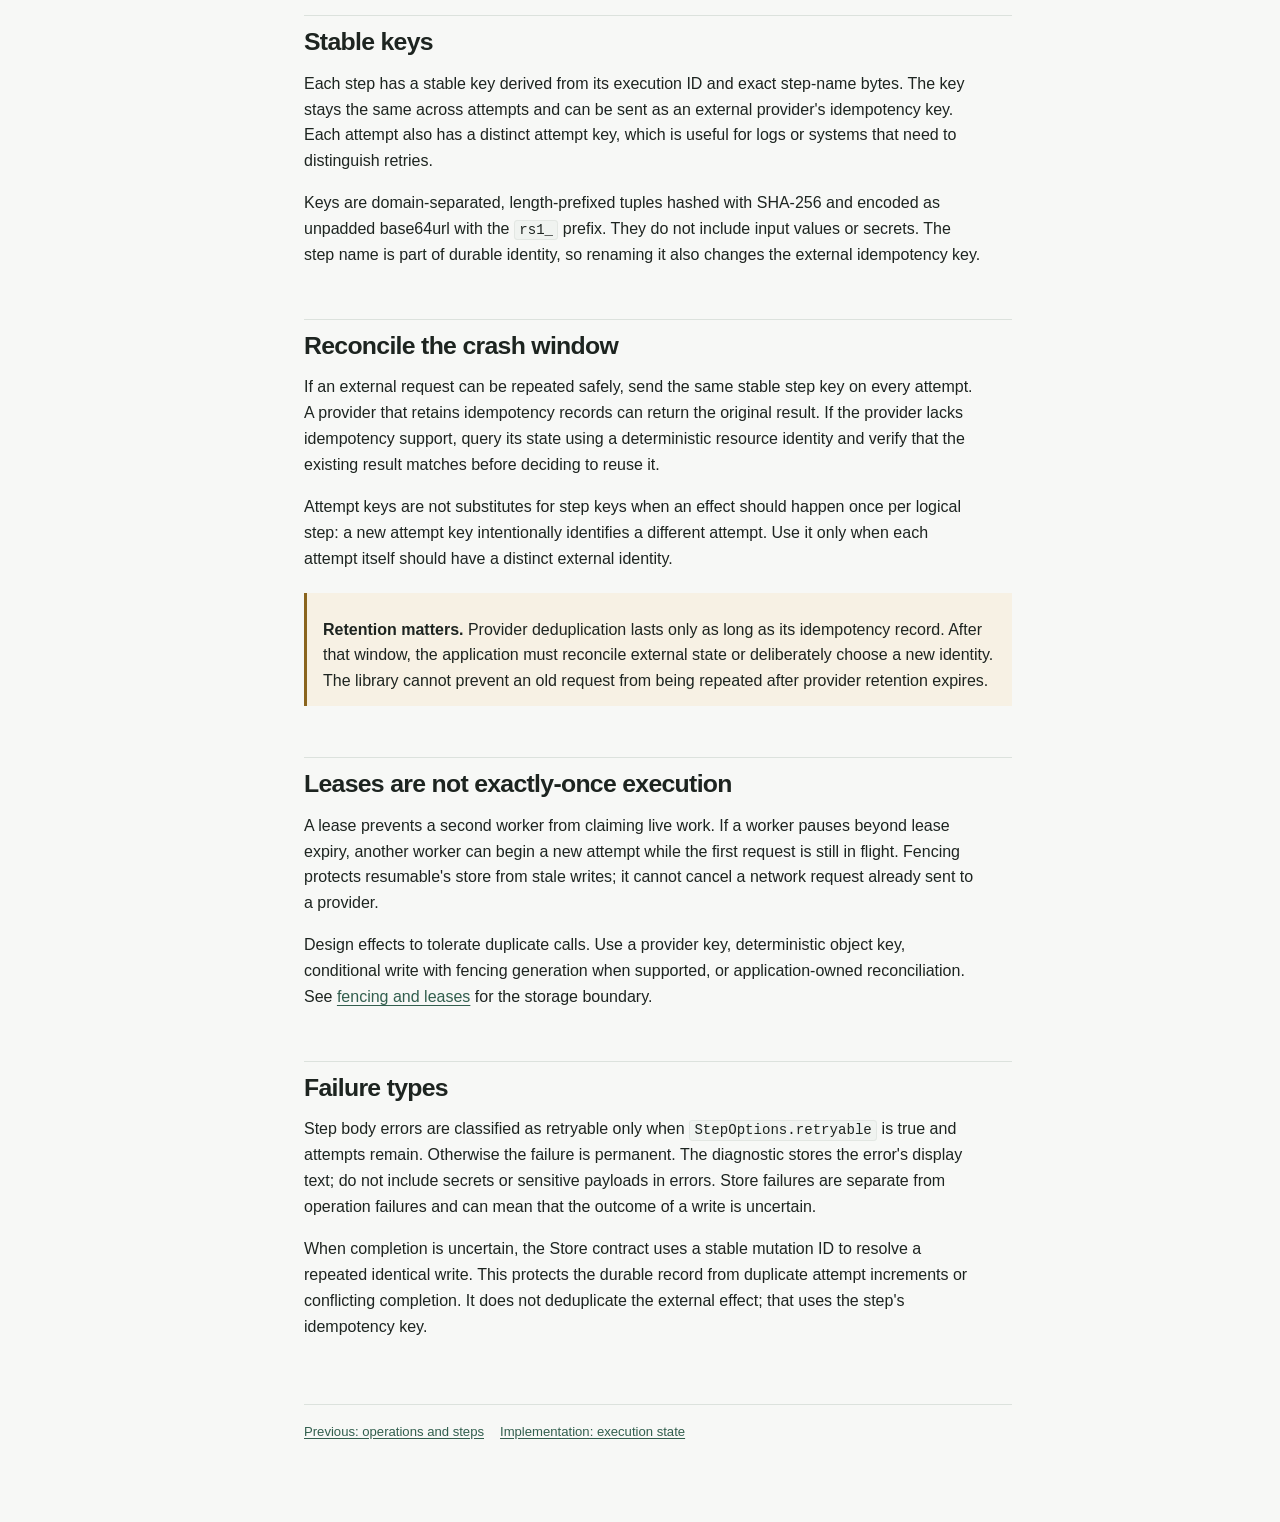
<file: crates/resumable/docs/site/retries-and-effects.html>
<!doctype html>
<html lang="en">
	<head>
		<meta charset="utf-8" />
		<meta name="viewport" content="width=device-width, initial-scale=1" />
		<meta
			name="description"
			content="Retry behavior, idempotency, and external side-effect recovery in resumable."
		/>
		<title>Retries and external effects — resumable</title>
		<link rel="icon" href="data:," />
		<link rel="stylesheet" href="assets/docs.css" />
		<link rel="stylesheet" href="assets/docs-content.css" />
		<script src="assets/docs.js" defer></script>
	</head>
	<body>
		<div class="docs-layout">
			<main id="doc-content" class="doc-article">
				<article>
					<p class="doc-eyebrow">Using the library</p>
					<h1>Retries and external effects</h1>
					<p class="lede">
						Retry policy controls whether another step attempt may run. It cannot tell whether an
						external system already performed an action. Stable idempotency and reconciliation close
						that gap.
					</p>
					<p class="doc-meta">
						<span>Audience: library integrators</span
						><span>Related: <a href="store-contract.html">Store and ownership</a></span>
					</p>

					<figure class="figure">
						<svg viewBox="0 0 740 250" role="img" aria-labelledby="crash-title crash-desc">
							<title id="crash-title">Crash window around an external side effect</title>
							<desc id="crash-desc">
								The runner records an attempt, calls an external provider, then records completion.
								If the provider succeeds but the process stops before completion commits, a later
								run calls the step again. A stable key lets the provider deduplicate or the
								application reconcile the result.
							</desc>
							<rect class="node" x="28" y="58" width="155" height="74" rx="6"></rect>
							<text x="105" y="88" text-anchor="middle">Begin attempt</text>
							<text class="minor" x="105" y="108" text-anchor="middle">durable record</text>
							<path class="line" d="M183 95h35m0 0-7-6m7 6-7 6"></path>
							<rect class="node node-main" x="220" y="58" width="175" height="74" rx="6"></rect>
							<text x="307" y="88" text-anchor="middle">External effect</text>
							<text class="minor" x="307" y="108" text-anchor="middle">
								provider accepts request
							</text>
							<path class="line" d="M395 95h35m0 0-7-6m7 6-7 6"></path>
							<rect class="node" x="432" y="58" width="185" height="74" rx="6"></rect>
							<text x="524" y="88" text-anchor="middle">Commit completion</text>
							<text class="minor" x="524" y="108" text-anchor="middle">durable result</text>
							<path d="M407 44v102" stroke="#b54343" stroke-width="2" stroke-dasharray="4 4"></path>
							<text x="407" y="29" text-anchor="middle" class="label" fill="#b54343">
								crash window
							</text>
							<path class="line dashed" d="M307 133v64h260v-60m0 0-6 7m6-7 6 7"></path>
							<text class="minor" x="430" y="218" text-anchor="middle">
								repeat request with the same step key, or inspect external state
							</text>
							<text class="label" x="307" y="157" text-anchor="middle">
								same stable step identity
							</text>
						</svg>
						<figcaption>
							The library's completion record and a provider's side effect are separate commits
							unless both systems share an application transaction. resumable does not claim
							exactly-once effects.
						</figcaption>
					</figure>

					<h2 id="attempts">Attempts and policy</h2>
					<p>
						A step starts at attempt 1. <code>max_attempts</code> counts the total number of
						attempts, including the first. The default <code>StepOptions</code> permits one
						permanent attempt. To retry, mark the operation error retryable and choose a policy:
					</p>
					<pre><code>let options = StepOptions {
    retry_policy: RetryPolicy {
        max_attempts: 4,
        backoff: Backoff::Exponential {
            initial: Duration::from_secs(2),
            factor: 2.0,
            max: Duration::from_secs(30),
            jitter: true,
        },
    },
    retryable: true,
};

ctx.step_with("send-message", options, |step| async move {
    provider.send(request, step.idempotency_key()).await
}).await?;</code></pre>
					<p>
						The retry policy is stored atomically when the step first begins. Later calls with a
						different policy conflict rather than silently changing the meaning of existing history.
						A retryable failure is stored with its failure classification and next eligible
						timestamp.
					</p>
					<p>
						A scheduled retry releases the execution lease and marks the execution failed. The
						caller gets the operation error and must explicitly call resume after the deadline; the
						core does not sleep or run an internal scheduler. The Store checks eligibility against
						its authoritative clock, and the original retry policy remains fixed across attempts.
					</p>

					<h2 id="stable-identity">Stable keys</h2>
					<p>
						Each step has a stable key derived from its execution ID and exact step-name bytes. The
						key stays the same across attempts and can be sent as an external provider's idempotency
						key. Each attempt also has a distinct attempt key, which is useful for logs or systems
						that need to distinguish retries.
					</p>
					<p>
						Keys are domain-separated, length-prefixed tuples hashed with SHA-256 and encoded as
						unpadded base64url with the <code>rs1_</code> prefix. They do not include input values
						or secrets. The step name is part of durable identity, so renaming it also changes the
						external idempotency key.
					</p>

					<h2 id="reconcile">Reconcile the crash window</h2>
					<p>
						If an external request can be repeated safely, send the same stable step key on every
						attempt. A provider that retains idempotency records can return the original result. If
						the provider lacks idempotency support, query its state using a deterministic resource
						identity and verify that the existing result matches before deciding to reuse it.
					</p>
					<p>
						Attempt keys are not substitutes for step keys when an effect should happen once per
						logical step: a new attempt key intentionally identifies a different attempt. Use it
						only when each attempt itself should have a distinct external identity.
					</p>
					<div class="callout warning">
						<p>
							<strong>Retention matters.</strong> Provider deduplication lasts only as long as its
							idempotency record. After that window, the application must reconcile external state
							or deliberately choose a new identity. The library cannot prevent an old request from
							being repeated after provider retention expires.
						</p>
					</div>

					<h2 id="lease-not-exactly-once">Leases are not exactly-once execution</h2>
					<p>
						A lease prevents a second worker from claiming live work. If a worker pauses beyond
						lease expiry, another worker can begin a new attempt while the first request is still in
						flight. Fencing protects resumable's store from stale writes; it cannot cancel a network
						request already sent to a provider.
					</p>
					<p>
						Design effects to tolerate duplicate calls. Use a provider key, deterministic object
						key, conditional write with fencing generation when supported, or application-owned
						reconciliation. See <a href="store-contract.html#fencing">fencing and leases</a> for the
						storage boundary.
					</p>

					<h2 id="failure-types">Failure types</h2>
					<p>
						Step body errors are classified as retryable only when
						<code>StepOptions.retryable</code> is true and attempts remain. Otherwise the failure is
						permanent. The diagnostic stores the error's display text; do not include secrets or
						sensitive payloads in errors. Store failures are separate from operation failures and
						can mean that the outcome of a write is uncertain.
					</p>
					<p>
						When completion is uncertain, the Store contract uses a stable mutation ID to resolve a
						repeated identical write. This protects the durable record from duplicate attempt
						increments or conflicting completion. It does not deduplicate the external effect; that
						uses the step's idempotency key.
					</p>

					<footer class="doc-footer">
						<a href="using-the-core.html">Previous: operations and steps</a
						><a href="execution-model.html">Implementation: execution state</a>
					</footer>
				</article>
			</main>
		</div>
	</body>
</html>
</file>
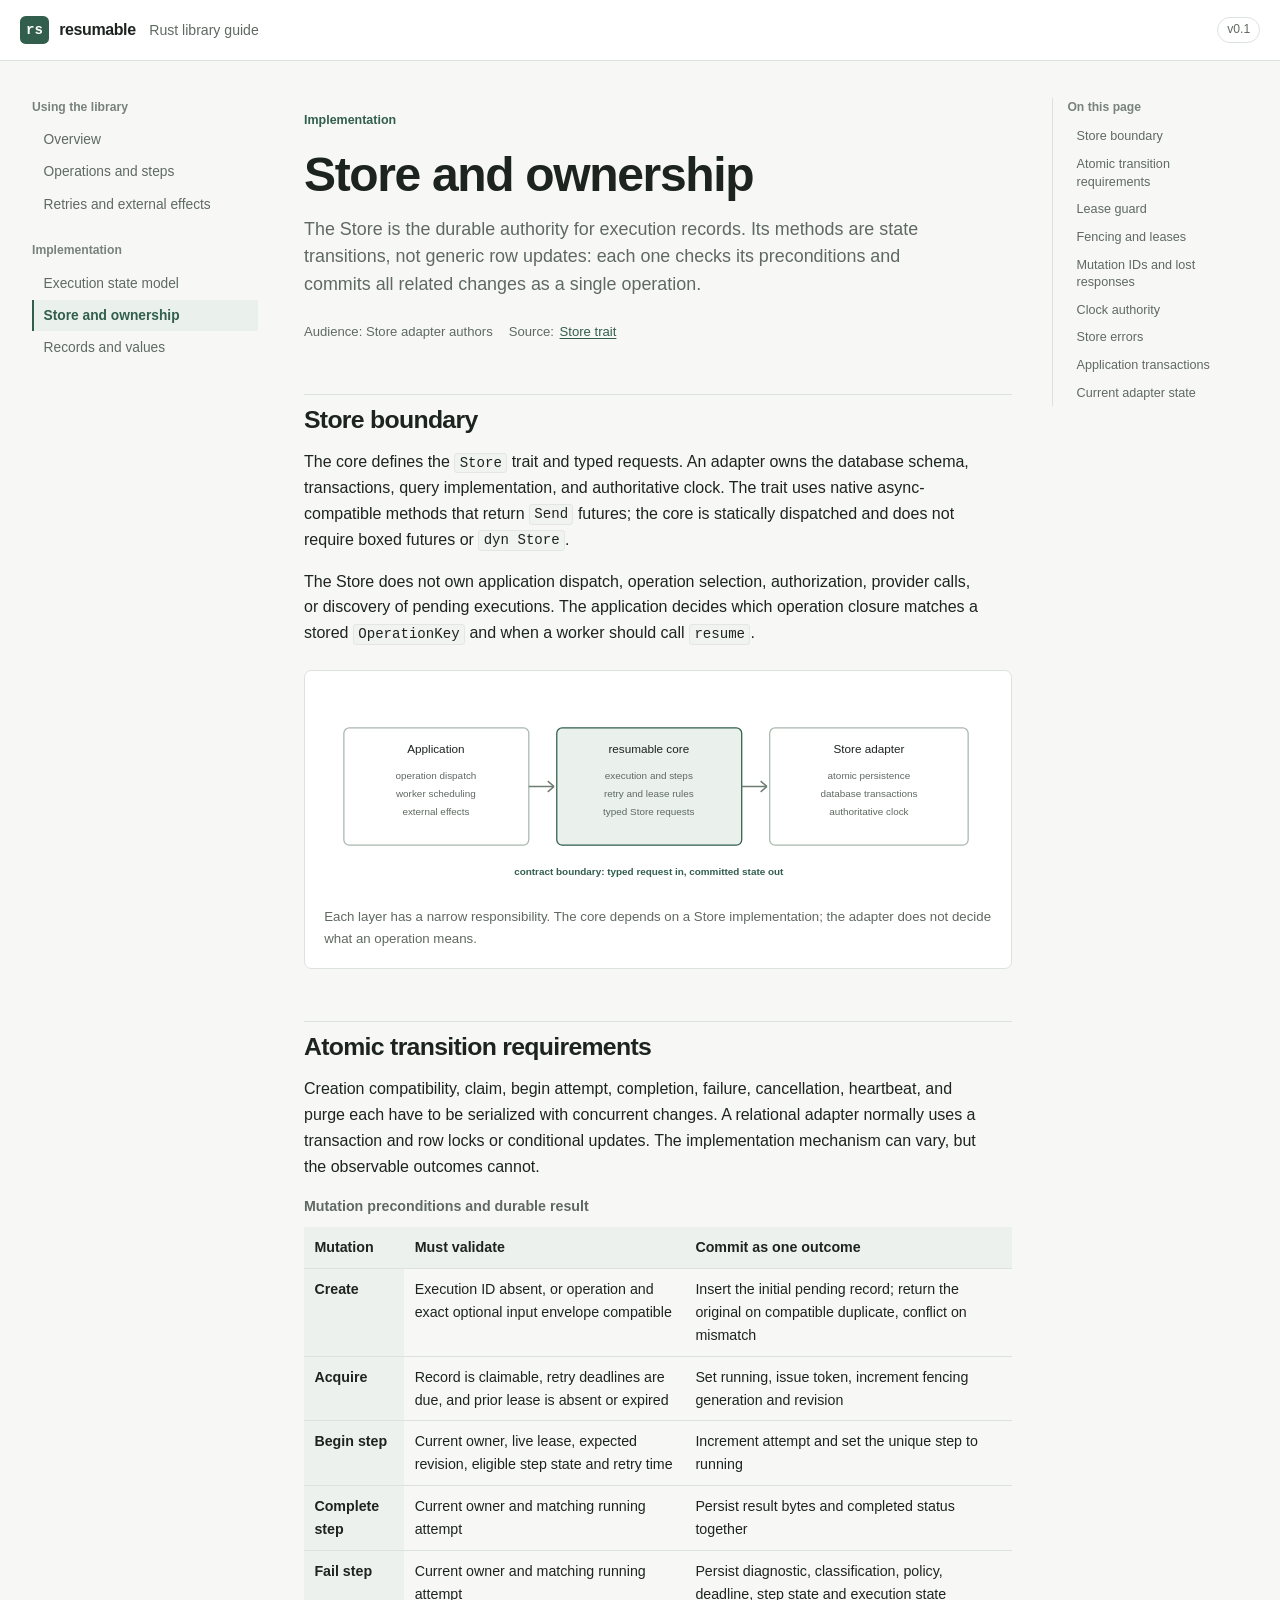
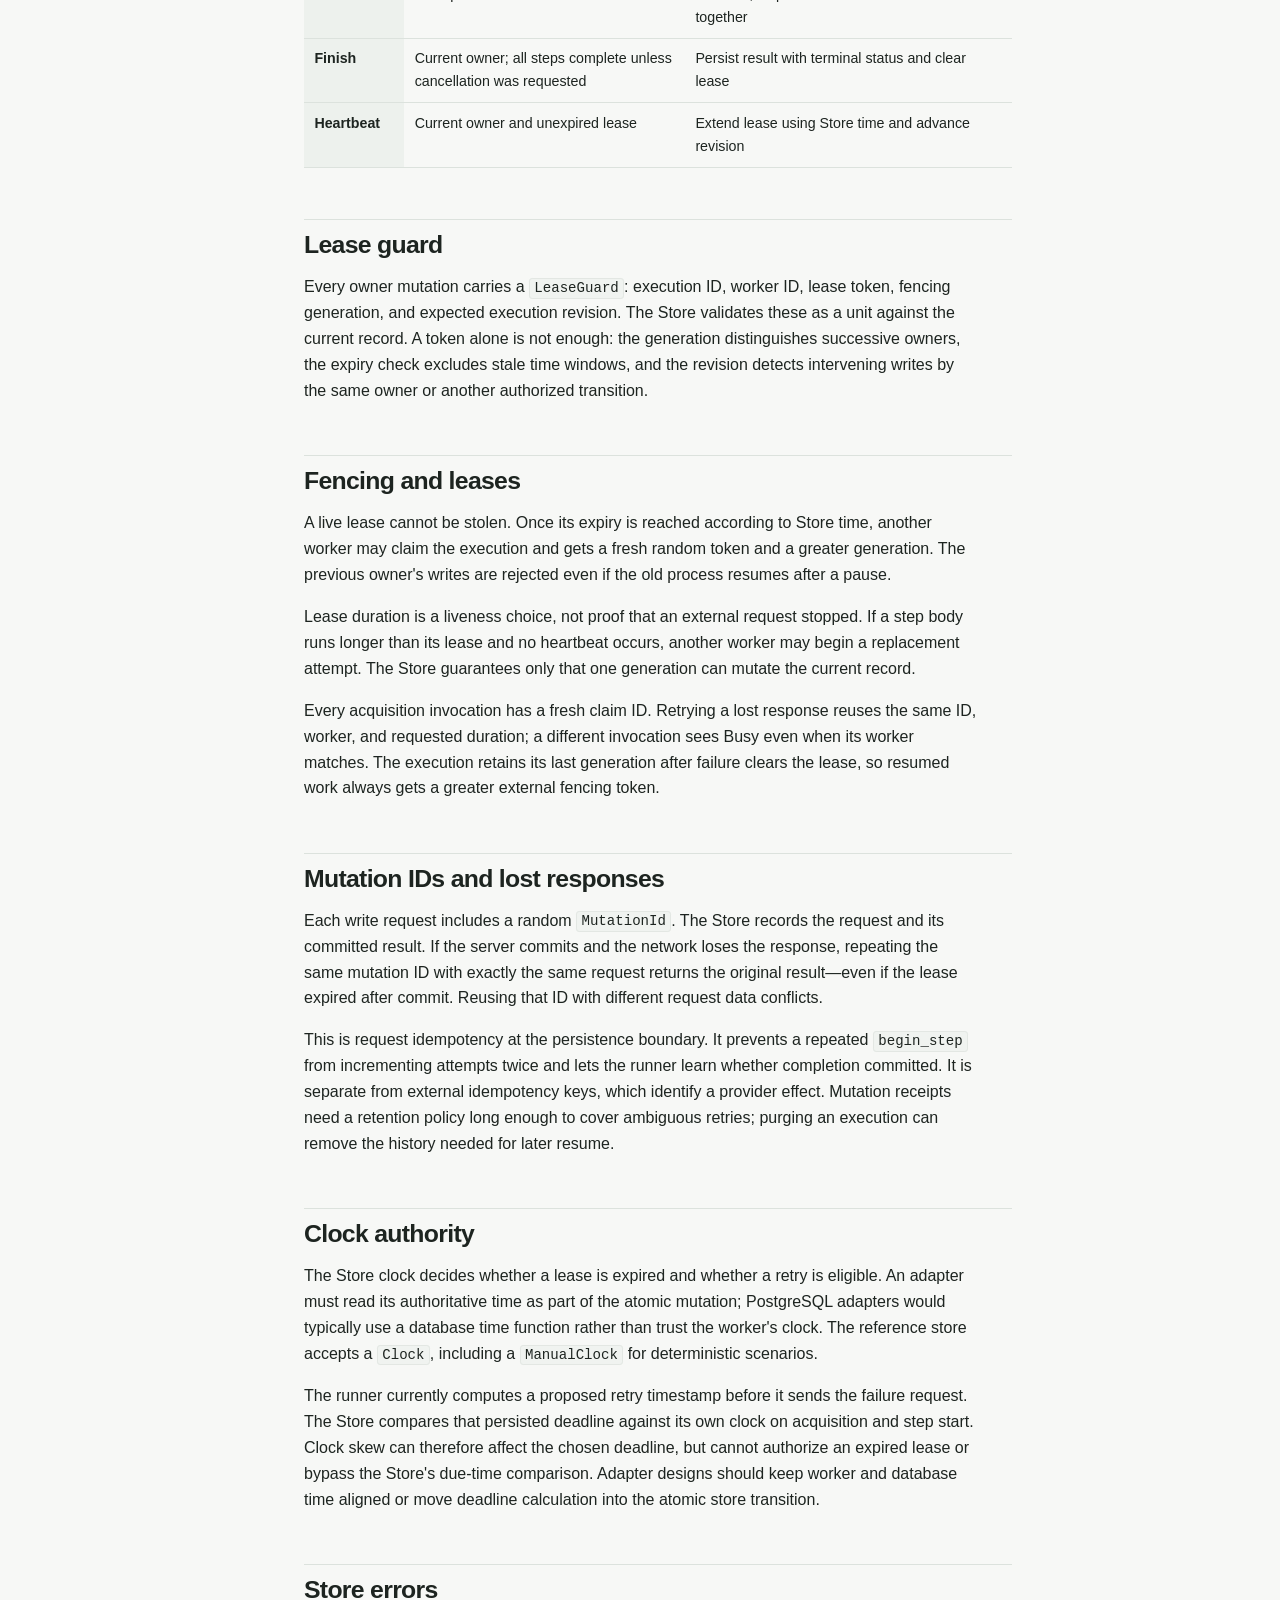
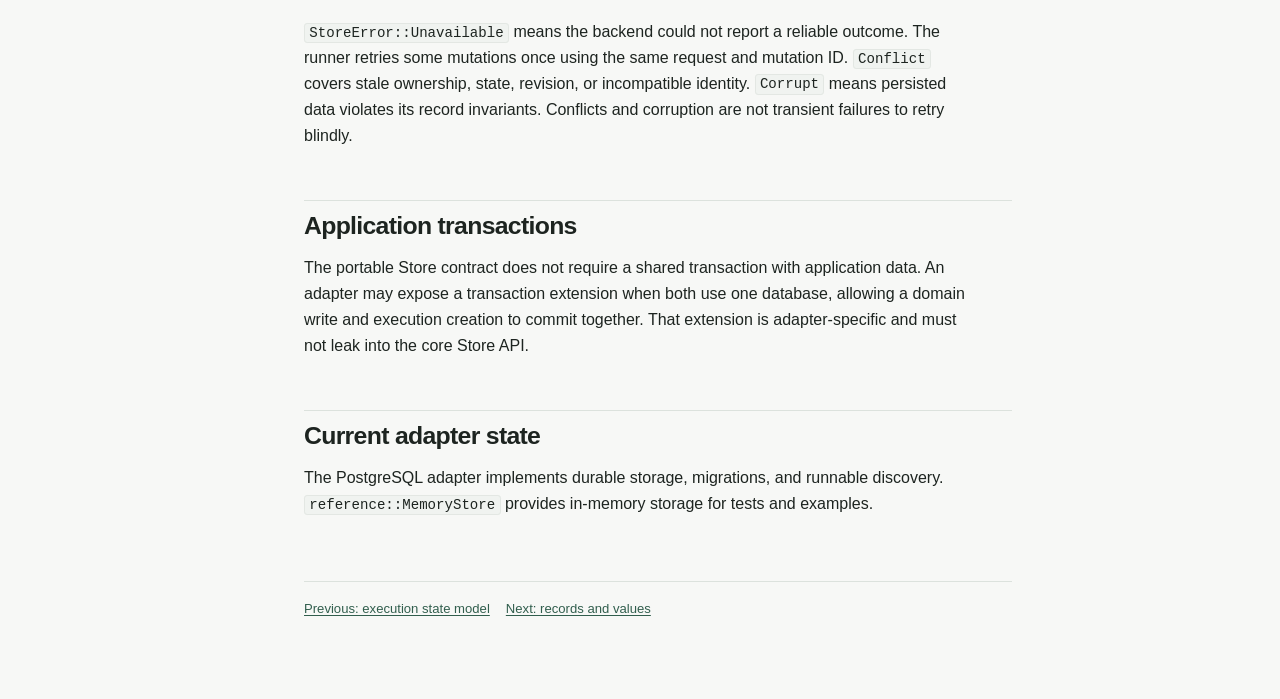
<file: crates/resumable/docs/site/store-contract.html>
<!doctype html>
<html lang="en">
	<head>
		<meta charset="utf-8" />
		<meta name="viewport" content="width=device-width, initial-scale=1" />
		<meta
			name="description"
			content="Atomic store requirements, mutation IDs, clocks, and adapter responsibilities."
		/>
		<title>Store and ownership — resumable</title>
		<link rel="icon" href="data:," />
		<link rel="stylesheet" href="assets/docs.css" />
		<link rel="stylesheet" href="assets/docs-content.css" />
		<script src="assets/docs.js" defer></script>
	</head>
	<body>
		<div class="docs-layout">
			<main id="doc-content" class="doc-article">
				<article>
					<p class="doc-eyebrow">Implementation</p>
					<h1>Store and ownership</h1>
					<p class="lede">
						The Store is the durable authority for execution records. Its methods are state
						transitions, not generic row updates: each one checks its preconditions and commits all
						related changes as a single operation.
					</p>
					<p class="doc-meta">
						<span>Audience: Store adapter authors</span
						><span>Source: <a href="../../src/store.rs">Store trait</a></span>
					</p>

					<h2 id="store-role">Store boundary</h2>
					<p>
						The core defines the <code>Store</code> trait and typed requests. An adapter owns the
						database schema, transactions, query implementation, and authoritative clock. The trait
						uses native async-compatible methods that return <code>Send</code> futures; the core is
						statically dispatched and does not require boxed futures or <code>dyn Store</code>.
					</p>
					<p>
						The Store does not own application dispatch, operation selection, authorization,
						provider calls, or discovery of pending executions. The application decides which
						operation closure matches a stored <code>OperationKey</code> and when a worker should
						call <code>resume</code>.
					</p>

					<figure class="figure">
						<svg viewBox="0 0 740 225" role="img" aria-labelledby="layers-title layers-desc">
							<title id="layers-title">Core, adapter, and application responsibilities</title>
							<desc id="layers-desc">
								The application supplies dispatch, operation closures, external clients, and worker
								scheduling. The core runner handles identity, steps, retries, and leases. A Store
								adapter provides atomic persistence, transactions, and database clock.
							</desc>
							<rect class="node" x="22" y="42" width="205" height="130" rx="6"></rect>
							<text x="124" y="70" text-anchor="middle">Application</text>
							<text class="minor" x="124" y="99" text-anchor="middle">operation dispatch</text>
							<text class="minor" x="124" y="119" text-anchor="middle">worker scheduling</text>
							<text class="minor" x="124" y="139" text-anchor="middle">external effects</text>
							<path class="line" d="M227 107h28m0 0-7-6m7 6-7 6"></path>
							<rect class="node node-main" x="258" y="42" width="205" height="130" rx="6"></rect>
							<text x="360" y="70" text-anchor="middle">resumable core</text>
							<text class="minor" x="360" y="99" text-anchor="middle">execution and steps</text>
							<text class="minor" x="360" y="119" text-anchor="middle">retry and lease rules</text>
							<text class="minor" x="360" y="139" text-anchor="middle">typed Store requests</text>
							<path class="line" d="M463 107h28m0 0-7-6m7 6-7 6"></path>
							<rect class="node" x="494" y="42" width="220" height="130" rx="6"></rect>
							<text x="604" y="70" text-anchor="middle">Store adapter</text>
							<text class="minor" x="604" y="99" text-anchor="middle">atomic persistence</text>
							<text class="minor" x="604" y="119" text-anchor="middle">database transactions</text>
							<text class="minor" x="604" y="139" text-anchor="middle">authoritative clock</text>
							<text class="label" x="360" y="205" text-anchor="middle">
								contract boundary: typed request in, committed state out
							</text>
						</svg>
						<figcaption>
							Each layer has a narrow responsibility. The core depends on a Store implementation;
							the adapter does not decide what an operation means.
						</figcaption>
					</figure>

					<h2 id="atomic">Atomic transition requirements</h2>
					<p>
						Creation compatibility, claim, begin attempt, completion, failure, cancellation,
						heartbeat, and purge each have to be serialized with concurrent changes. A relational
						adapter normally uses a transaction and row locks or conditional updates. The
						implementation mechanism can vary, but the observable outcomes cannot.
					</p>
					<div class="doc-table-wrap">
						<table class="doc-table">
							<caption>
								Mutation preconditions and durable result
							</caption>
							<thead>
								<tr>
									<th scope="col">Mutation</th>
									<th scope="col">Must validate</th>
									<th scope="col">Commit as one outcome</th>
								</tr>
							</thead>
							<tbody>
								<tr>
									<th scope="row">Create</th>
									<td>
										Execution ID absent, or operation and exact optional input envelope compatible
									</td>
									<td>
										Insert the initial pending record; return the original on compatible duplicate,
										conflict on mismatch
									</td>
								</tr>
								<tr>
									<th scope="row">Acquire</th>
									<td>
										Record is claimable, retry deadlines are due, and prior lease is absent or
										expired
									</td>
									<td>Set running, issue token, increment fencing generation and revision</td>
								</tr>
								<tr>
									<th scope="row">Begin step</th>
									<td>
										Current owner, live lease, expected revision, eligible step state and retry time
									</td>
									<td>Increment attempt and set the unique step to running</td>
								</tr>
								<tr>
									<th scope="row">Complete step</th>
									<td>Current owner and matching running attempt</td>
									<td>Persist result bytes and completed status together</td>
								</tr>
								<tr>
									<th scope="row">Fail step</th>
									<td>Current owner and matching running attempt</td>
									<td>
										Persist diagnostic, classification, policy, deadline, step state and execution
										state together
									</td>
								</tr>
								<tr>
									<th scope="row">Finish</th>
									<td>Current owner; all steps complete unless cancellation was requested</td>
									<td>Persist result with terminal status and clear lease</td>
								</tr>
								<tr>
									<th scope="row">Heartbeat</th>
									<td>Current owner and unexpired lease</td>
									<td>Extend lease using Store time and advance revision</td>
								</tr>
							</tbody>
						</table>
					</div>

					<h2 id="lease-guard">Lease guard</h2>
					<p>
						Every owner mutation carries a <code>LeaseGuard</code>: execution ID, worker ID, lease
						token, fencing generation, and expected execution revision. The Store validates these as
						a unit against the current record. A token alone is not enough: the generation
						distinguishes successive owners, the expiry check excludes stale time windows, and the
						revision detects intervening writes by the same owner or another authorized transition.
					</p>

					<h2 id="fencing">Fencing and leases</h2>
					<p>
						A live lease cannot be stolen. Once its expiry is reached according to Store time,
						another worker may claim the execution and gets a fresh random token and a greater
						generation. The previous owner's writes are rejected even if the old process resumes
						after a pause.
					</p>
					<p>
						Lease duration is a liveness choice, not proof that an external request stopped. If a
						step body runs longer than its lease and no heartbeat occurs, another worker may begin a
						replacement attempt. The Store guarantees only that one generation can mutate the
						current record.
					</p>

					<p>
						Every acquisition invocation has a fresh claim ID. Retrying a lost response reuses the
						same ID, worker, and requested duration; a different invocation sees Busy even when its
						worker matches. The execution retains its last generation after failure clears the
						lease, so resumed work always gets a greater external fencing token.
					</p>

					<h2 id="mutation-id">Mutation IDs and lost responses</h2>
					<p>
						Each write request includes a random <code>MutationId</code>. The Store records the
						request and its committed result. If the server commits and the network loses the
						response, repeating the same mutation ID with exactly the same request returns the
						original result—even if the lease expired after commit. Reusing that ID with different
						request data conflicts.
					</p>
					<p>
						This is request idempotency at the persistence boundary. It prevents a repeated
						<code>begin_step</code> from incrementing attempts twice and lets the runner learn
						whether completion committed. It is separate from external idempotency keys, which
						identify a provider effect. Mutation receipts need a retention policy long enough to
						cover ambiguous retries; purging an execution can remove the history needed for later
						resume.
					</p>

					<h2 id="clock">Clock authority</h2>
					<p>
						The Store clock decides whether a lease is expired and whether a retry is eligible. An
						adapter must read its authoritative time as part of the atomic mutation; PostgreSQL
						adapters would typically use a database time function rather than trust the worker's
						clock. The reference store accepts a <code>Clock</code>, including a
						<code>ManualClock</code> for deterministic scenarios.
					</p>
					<p>
						The runner currently computes a proposed retry timestamp before it sends the failure
						request. The Store compares that persisted deadline against its own clock on acquisition
						and step start. Clock skew can therefore affect the chosen deadline, but cannot
						authorize an expired lease or bypass the Store's due-time comparison. Adapter designs
						should keep worker and database time aligned or move deadline calculation into the
						atomic store transition.
					</p>

					<h2 id="errors">Store errors</h2>
					<p>
						<code>StoreError::Unavailable</code> means the backend could not report a reliable
						outcome. The runner retries some mutations once using the same request and mutation ID.
						<code>Conflict</code> covers stale ownership, state, revision, or incompatible identity.
						<code>Corrupt</code> means persisted data violates its record invariants. Conflicts and
						corruption are not transient failures to retry blindly.
					</p>

					<h2 id="transaction-scope">Application transactions</h2>
					<p>
						The portable Store contract does not require a shared transaction with application data.
						An adapter may expose a transaction extension when both use one database, allowing a
						domain write and execution creation to commit together. That extension is
						adapter-specific and must not leak into the core Store API.
					</p>

					<h2 id="current-adapter">Current adapter state</h2>
					<p>
						The PostgreSQL adapter implements durable storage, migrations, and runnable discovery.
						<code>reference::MemoryStore</code> provides in-memory storage for tests and examples.
					</p>

					<footer class="doc-footer">
						<a href="execution-model.html">Previous: execution state model</a
						><a href="records-and-values.html">Next: records and values</a>
					</footer>
				</article>
			</main>
		</div>
	</body>
</html>
</file>
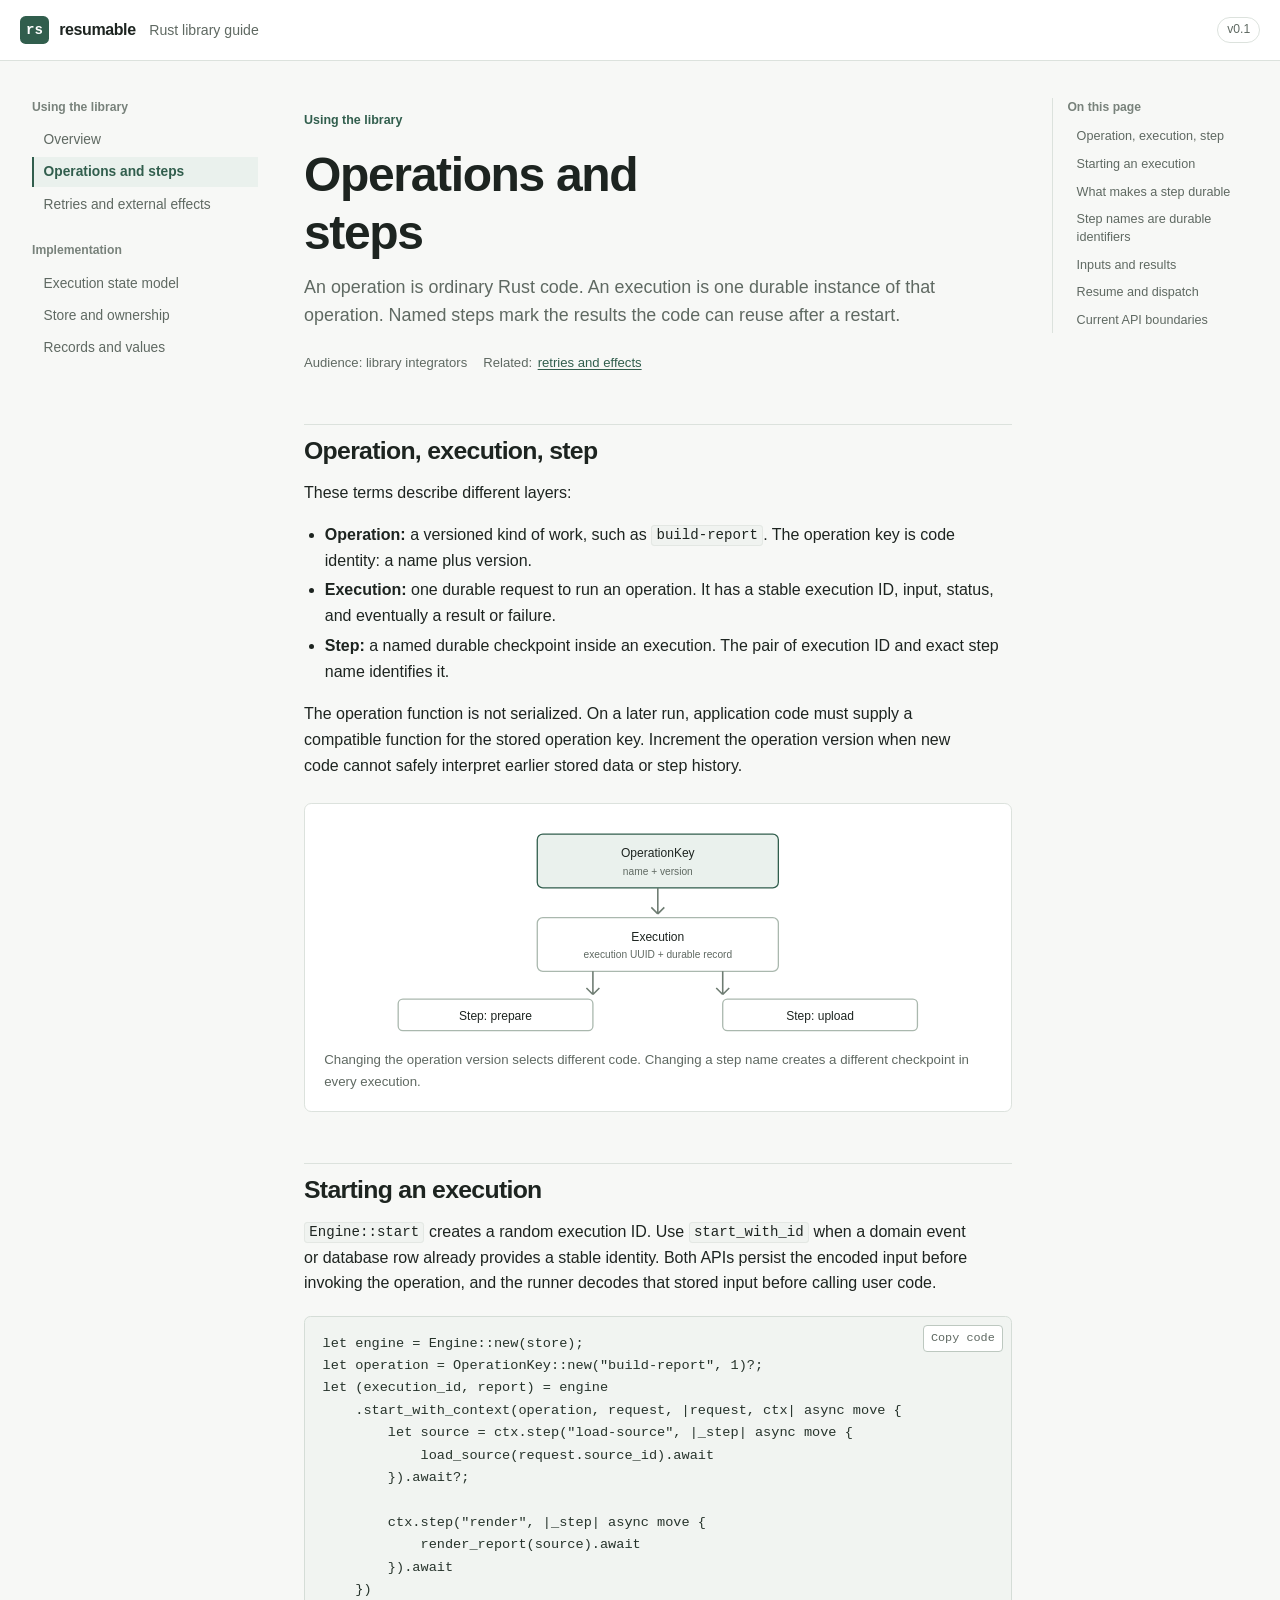
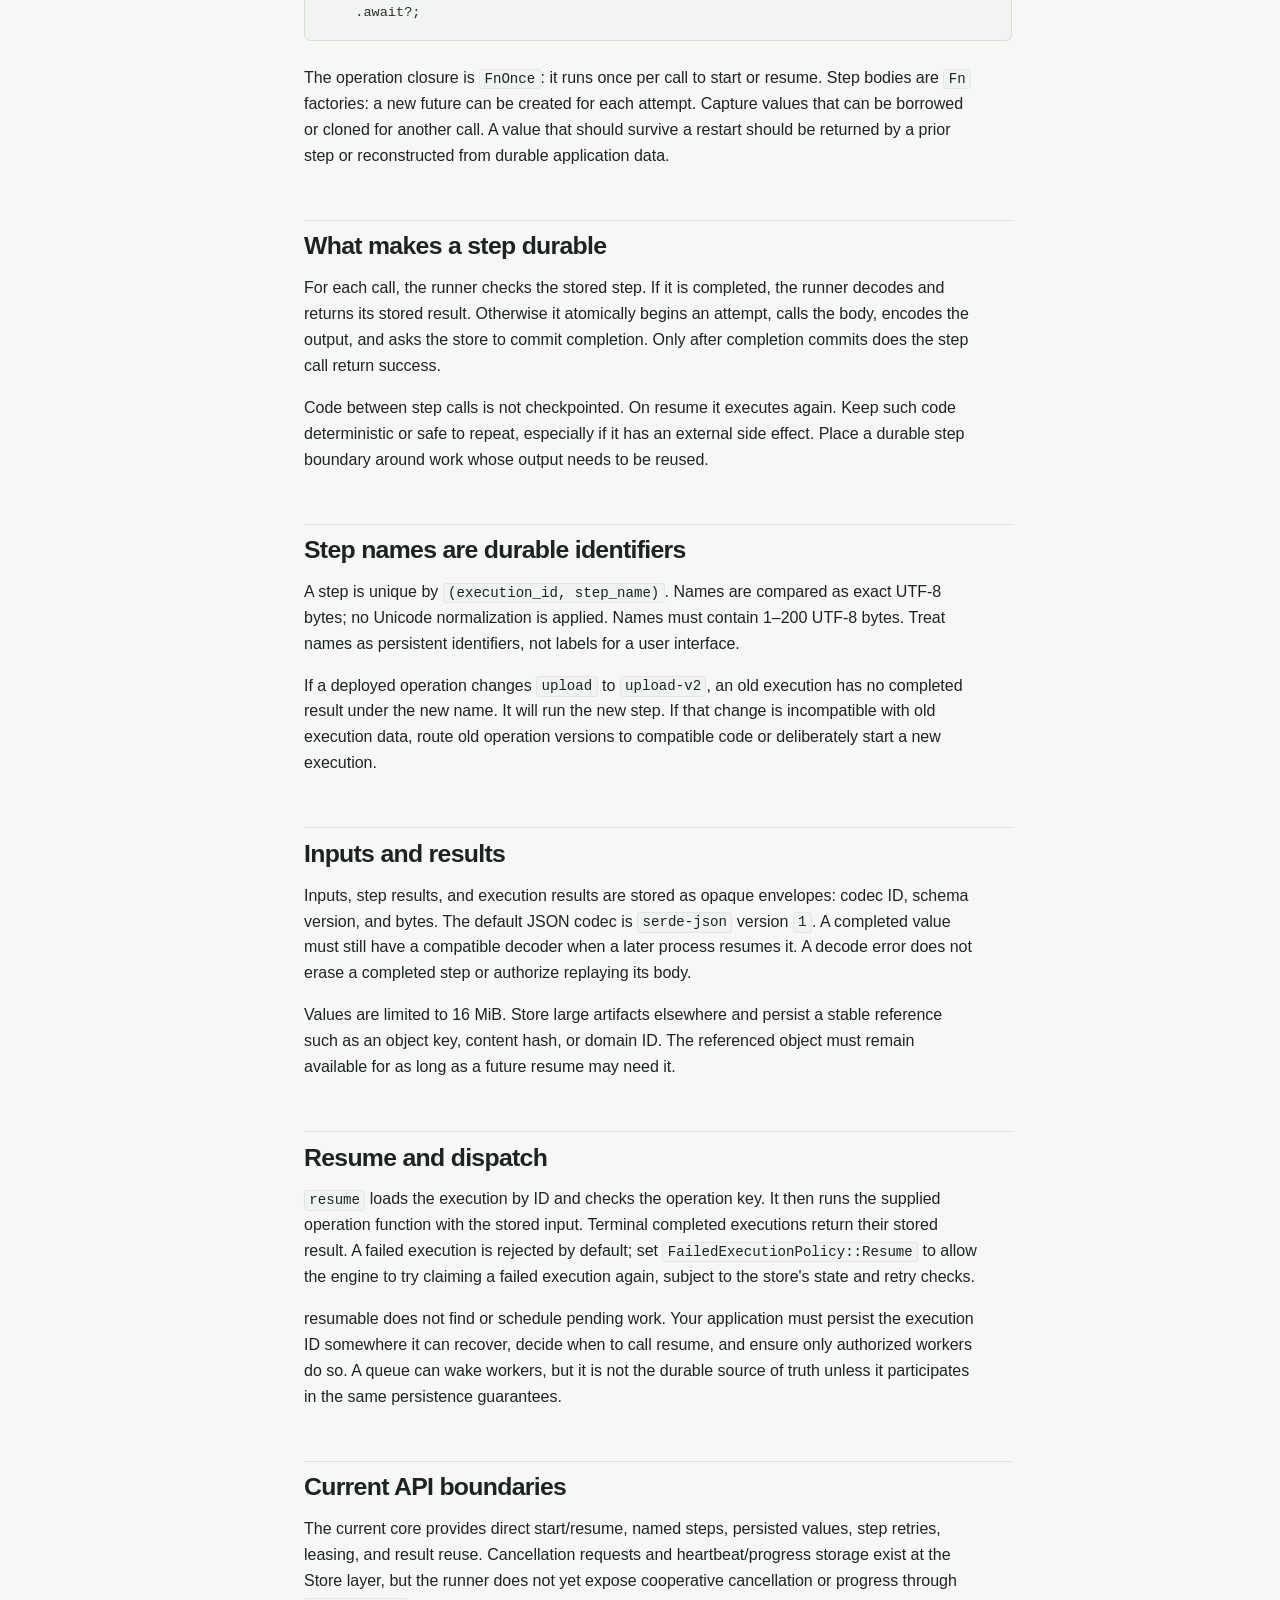
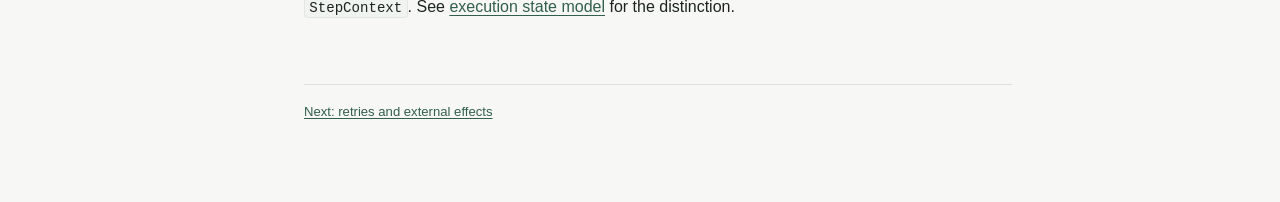
<file: crates/resumable/docs/site/using-the-core.html>
<!doctype html>
<html lang="en">
	<head>
		<meta charset="utf-8" />
		<meta name="viewport" content="width=device-width, initial-scale=1" />
		<meta name="description" content="Use executions and durable steps in resumable." />
		<title>Operations and steps — resumable</title>
		<link rel="icon" href="data:," />
		<link rel="stylesheet" href="assets/docs.css" />
		<link rel="stylesheet" href="assets/docs-content.css" />
		<script src="assets/docs.js" defer></script>
	</head>
	<body>
		<div class="docs-layout">
			<main id="doc-content" class="doc-article">
				<article>
					<p class="doc-eyebrow">Using the library</p>
					<h1>Operations and steps</h1>
					<p class="lede">
						An operation is ordinary Rust code. An execution is one durable instance of that
						operation. Named steps mark the results the code can reuse after a restart.
					</p>
					<p class="doc-meta">
						<span>Audience: library integrators</span
						><span>Related: <a href="retries-and-effects.html">retries and effects</a></span>
					</p>

					<h2 id="three-things">Operation, execution, step</h2>
					<p>These terms describe different layers:</p>
					<ul>
						<li>
							<strong>Operation:</strong> a versioned kind of work, such as
							<code>build-report</code>. The operation key is code identity: a name plus version.
						</li>
						<li>
							<strong>Execution:</strong> one durable request to run an operation. It has a stable
							execution ID, input, status, and eventually a result or failure.
						</li>
						<li>
							<strong>Step:</strong> a named durable checkpoint inside an execution. The pair of
							execution ID and exact step name identifies it.
						</li>
					</ul>
					<p>
						The operation function is not serialized. On a later run, application code must supply a
						compatible function for the stored operation key. Increment the operation version when
						new code cannot safely interpret earlier stored data or step history.
					</p>

					<figure class="figure">
						<svg viewBox="0 0 720 230" role="img" aria-labelledby="identity-title identity-desc">
							<title id="identity-title">
								Operation, execution, and steps have separate identities
							</title>
							<desc id="identity-desc">
								The operation key is a name and version. Each execution gets its own UUID and
								contains named steps. A step is identified by the execution UUID and exact step
								name.
							</desc>
							<rect class="node node-main" x="230" y="12" width="260" height="58" rx="6"></rect>
							<text x="360" y="37" text-anchor="middle">OperationKey</text>
							<text class="minor" x="360" y="56" text-anchor="middle">name + version</text>
							<path class="line" d="M360 70v28m0 0-7-7m7 7 7-7"></path>
							<rect class="node" x="230" y="102" width="260" height="58" rx="6"></rect>
							<text x="360" y="127" text-anchor="middle">Execution</text>
							<text class="minor" x="360" y="146" text-anchor="middle">
								execution UUID + durable record
							</text>
							<path class="line" d="M290 160v25m0 0-7-7m7 7 7-7M430 160v25m0 0-7-7m7 7 7-7"></path>
							<rect class="node" x="80" y="190" width="210" height="34" rx="5"></rect>
							<text x="185" y="212" text-anchor="middle">Step: prepare</text>
							<rect class="node" x="430" y="190" width="210" height="34" rx="5"></rect>
							<text x="535" y="212" text-anchor="middle">Step: upload</text>
						</svg>
						<figcaption>
							Changing the operation version selects different code. Changing a step name creates a
							different checkpoint in every execution.
						</figcaption>
					</figure>

					<h2 id="starting">Starting an execution</h2>
					<p>
						<code>Engine::start</code> creates a random execution ID. Use
						<code>start_with_id</code> when a domain event or database row already provides a stable
						identity. Both APIs persist the encoded input before invoking the operation, and the
						runner decodes that stored input before calling user code.
					</p>
					<pre><code>let engine = Engine::new(store);
let operation = OperationKey::new("build-report", 1)?;
let (execution_id, report) = engine
    .start_with_context(operation, request, |request, ctx| async move {
        let source = ctx.step("load-source", |_step| async move {
            load_source(request.source_id).await
        }).await?;

        ctx.step("render", |_step| async move {
            render_report(source).await
        }).await
    })
    .await?;</code></pre>
					<p>
						The operation closure is <code>FnOnce</code>: it runs once per call to start or resume.
						Step bodies are <code>Fn</code> factories: a new future can be created for each attempt.
						Capture values that can be borrowed or cloned for another call. A value that should
						survive a restart should be returned by a prior step or reconstructed from durable
						application data.
					</p>

					<h2 id="durable-boundary">What makes a step durable</h2>
					<p>
						For each call, the runner checks the stored step. If it is completed, the runner decodes
						and returns its stored result. Otherwise it atomically begins an attempt, calls the
						body, encodes the output, and asks the store to commit completion. Only after completion
						commits does the step call return success.
					</p>
					<p>
						Code between step calls is not checkpointed. On resume it executes again. Keep such code
						deterministic or safe to repeat, especially if it has an external side effect. Place a
						durable step boundary around work whose output needs to be reused.
					</p>

					<h2 id="step-names">Step names are durable identifiers</h2>
					<p>
						A step is unique by <code>(execution_id, step_name)</code>. Names are compared as exact
						UTF-8 bytes; no Unicode normalization is applied. Names must contain 1–200 UTF-8 bytes.
						Treat names as persistent identifiers, not labels for a user interface.
					</p>
					<p>
						If a deployed operation changes <code>upload</code> to <code>upload-v2</code>, an old
						execution has no completed result under the new name. It will run the new step. If that
						change is incompatible with old execution data, route old operation versions to
						compatible code or deliberately start a new execution.
					</p>

					<h2 id="input-and-result">Inputs and results</h2>
					<p>
						Inputs, step results, and execution results are stored as opaque envelopes: codec ID,
						schema version, and bytes. The default JSON codec is <code>serde-json</code> version
						<code>1</code>. A completed value must still have a compatible decoder when a later
						process resumes it. A decode error does not erase a completed step or authorize
						replaying its body.
					</p>
					<p>
						Values are limited to 16 MiB. Store large artifacts elsewhere and persist a stable
						reference such as an object key, content hash, or domain ID. The referenced object must
						remain available for as long as a future resume may need it.
					</p>

					<h2 id="start-again">Resume and dispatch</h2>
					<p>
						<code>resume</code> loads the execution by ID and checks the operation key. It then runs
						the supplied operation function with the stored input. Terminal completed executions
						return their stored result. A failed execution is rejected by default; set
						<code>FailedExecutionPolicy::Resume</code> to allow the engine to try claiming a failed
						execution again, subject to the store's state and retry checks.
					</p>
					<p>
						resumable does not find or schedule pending work. Your application must persist the
						execution ID somewhere it can recover, decide when to call resume, and ensure only
						authorized workers do so. A queue can wake workers, but it is not the durable source of
						truth unless it participates in the same persistence guarantees.
					</p>

					<h2 id="support-status">Current API boundaries</h2>
					<p>
						The current core provides direct start/resume, named steps, persisted values, step
						retries, leasing, and result reuse. Cancellation requests and heartbeat/progress storage
						exist at the Store layer, but the runner does not yet expose cooperative cancellation or
						progress through <code>StepContext</code>. See
						<a href="execution-model.html#cancellation-and-progress">execution state model</a> for
						the distinction.
					</p>
					<footer class="doc-footer">
						<a href="retries-and-effects.html">Next: retries and external effects</a>
					</footer>
				</article>
			</main>
		</div>
	</body>
</html>
</file>
<file: crates/resumable/docs/site/assets/docs.css>
:root {
	color-scheme: light;
	--page: #f7f8f6;
	--paper: #fff;
	--ink: #1d2420;
	--muted: #5f6962;
	--quiet: #78827b;
	--line: #dce2dd;
	--line-strong: #bdc8c0;
	--green: #315e4d;
	--green-soft: #eaf1ed;
	--blue: #426982;
	--blue-soft: #edf3f7;
	--amber: #8a651e;
	--amber-soft: #f7f1e4;
	--mono: ui-monospace, 'SFMono-Regular', Consolas, 'Liberation Mono', monospace;
	font-family: Inter, 'Segoe UI', Roboto, Helvetica, Arial, sans-serif;
	font-synthesis: none;
	text-rendering: optimizeLegibility;
	background: var(--page);
	color: var(--ink);
}

* {
	box-sizing: border-box;
}
html {
	scroll-behavior: smooth;
	scroll-padding-top: 5rem;
}
body {
	margin: 0;
	min-width: 19rem;
	line-height: 1.62;
}
a {
	color: var(--green);
	text-underline-offset: 0.18em;
}
a:hover {
	color: #204534;
}
button {
	font: inherit;
}
:focus-visible {
	outline: 3px solid #527e68;
	outline-offset: 3px;
}

.skip-link {
	position: fixed;
	z-index: 10;
	top: 0.6rem;
	left: 0.6rem;
	padding: 0.65rem 0.85rem;
	transform: translateY(-160%);
	background: var(--ink);
	color: white;
}
.skip-link:focus {
	transform: translateY(0);
	color: white;
}

.site-header {
	position: sticky;
	z-index: 5;
	top: 0;
	display: flex;
	align-items: center;
	gap: 1rem;
	min-height: 3.8rem;
	padding: 0.55rem 1.25rem;
	border-bottom: 1px solid var(--line);
	background: rgb(255 255 255 / 96%);
}
.brand {
	display: flex;
	align-items: center;
	gap: 0.65rem;
	color: var(--ink);
	text-decoration: none;
}
.brand-mark {
	display: grid;
	width: 1.8rem;
	aspect-ratio: 1;
	place-items: center;
	border-radius: 0.35rem;
	background: var(--green);
	color: white;
	font: 700 0.88rem var(--mono);
}
.brand-name {
	font-weight: 700;
	letter-spacing: -0.025em;
}
.brand-context {
	margin-left: 0.2rem;
	color: var(--muted);
	font-size: 0.88rem;
}
.header-spacer {
	flex: 1;
}
.version-tag {
	border: 1px solid var(--line);
	border-radius: 2rem;
	padding: 0.12rem 0.55rem;
	color: var(--muted);
	font-size: 0.76rem;
}
.nav-toggle {
	display: none;
	border: 1px solid var(--line-strong);
	border-radius: 0.35rem;
	padding: 0.35rem 0.65rem;
	background: var(--paper);
	color: var(--ink);
}

.docs-layout {
	display: grid;
	grid-template-columns: 14.5rem minmax(0, 1fr) 12.25rem;
	align-items: start;
	gap: 2.5rem;
	max-width: 92rem;
	margin: 0 auto;
	padding: 2.3rem 2rem 5rem;
}
.doc-navigation,
.page-toc {
	position: sticky;
	top: 5.5rem;
	max-height: calc(100vh - 6rem);
	overflow: auto;
}
.doc-navigation {
	padding-right: 0.4rem;
}
.nav-group + .nav-group {
	margin-top: 1.35rem;
}
.nav-heading,
.toc-heading {
	margin: 0 0 0.45rem;
	color: var(--quiet);
	font-size: 0.76rem;
	font-weight: 700;
}
.nav-links,
.toc-links {
	display: grid;
	gap: 0.12rem;
	margin: 0;
	padding: 0;
	list-style: none;
}
.nav-links a,
.toc-links a {
	display: block;
	border-left: 2px solid transparent;
	padding: 0.35rem 0.6rem;
	color: var(--muted);
	font-size: 0.86rem;
	line-height: 1.4;
	text-decoration: none;
}
.nav-links a:hover,
.toc-links a:hover {
	color: var(--green);
}
.nav-links a[aria-current='page'] {
	border-color: var(--green);
	background: var(--green-soft);
	color: var(--green);
	font-weight: 650;
}
.page-toc {
	border-left: 1px solid var(--line);
	padding-left: 0.9rem;
}
.toc-links a {
	padding: 0.25rem 0.45rem;
	font-size: 0.79rem;
}
.toc-links .toc-sub {
	padding-left: 1rem;
}

@media (max-width: 1100px) {
	.docs-layout {
		grid-template-columns: 13rem minmax(0, 1fr);
		gap: 2rem;
		padding-inline: 1.5rem;
	}
	.page-toc {
		display: none;
	}
}
@media (max-width: 760px) {
	.site-header {
		min-height: 3.5rem;
		padding-inline: 0.85rem;
	}
	.brand-context {
		display: none;
	}
	.nav-toggle {
		display: inline-block;
	}
	.docs-layout {
		display: block;
		padding: 1.25rem 1rem 3rem;
	}
	.doc-navigation {
		display: none;
		position: fixed;
		z-index: 4;
		inset: 3.5rem 0 auto;
		max-height: calc(100vh - 3.5rem);
		padding: 1rem 1.25rem 1.5rem;
		border-bottom: 1px solid var(--line);
		background: var(--paper);
		box-shadow: 0 10px 18px rgb(24 36 29 / 10%);
	}
	.doc-navigation[data-open='true'] {
		display: block;
	}
}
@media (prefers-reduced-motion: reduce) {
	html {
		scroll-behavior: auto;
	}
	*,
	*::before,
	*::after {
		animation-duration: 0.01ms !important;
		transition-duration: 0.01ms !important;
	}
}
</file>
<file: crates/resumable/docs/site/assets/docs-content.css>
.doc-article {
	min-width: 0;
	max-width: 54rem;
}
.doc-article h1,
.doc-article h2,
.doc-article h3 {
	scroll-margin-top: 5rem;
	line-height: 1.22;
	letter-spacing: -0.028em;
}
.doc-article h1 {
	max-width: 17ch;
	margin: 0 0 0.7rem;
	font-size: clamp(2rem, 4vw, 3rem);
}
.doc-article h2 {
	margin: 3.2rem 0 0.85rem;
	padding-top: 0.65rem;
	border-top: 1px solid var(--line);
	font-size: 1.55rem;
}
.doc-article h3 {
	margin: 2rem 0 0.55rem;
	font-size: 1.12rem;
}
.doc-article p {
	max-width: 76ch;
	margin: 0.75rem 0 1rem;
}
.doc-article li {
	max-width: 76ch;
	margin: 0.25rem 0;
}
.doc-article ul,
.doc-article ol {
	padding-left: 1.3rem;
}
.doc-article .lede {
	max-width: 66ch;
	margin: 0 0 1.4rem;
	color: var(--muted);
	font-size: 1.12rem;
	line-height: 1.55;
}
.doc-eyebrow {
	margin: 0 0 0.65rem;
	color: var(--green);
	font-size: 0.78rem;
	font-weight: 700;
}
.doc-meta {
	display: flex;
	flex-wrap: wrap;
	gap: 0.45rem 1rem;
	margin: 0 0 2.25rem;
	color: var(--muted);
	font-size: 0.82rem;
}
.doc-meta span {
	display: inline-flex;
	align-items: center;
	gap: 0.35rem;
}
.doc-article strong {
	font-weight: 680;
}
.doc-article code,
.doc-article kbd {
	font-family: var(--mono);
	font-size: 0.88em;
}
.doc-article :not(pre) > code {
	border: 1px solid #e3e7e3;
	border-radius: 0.2rem;
	padding: 0.08rem 0.27rem;
	background: #f0f3f0;
}
.doc-article pre {
	position: relative;
	overflow: auto;
	margin: 1.2rem 0 1.5rem;
	border: 1px solid #d5ddd7;
	border-radius: 0.4rem;
	padding: 1rem 1.1rem;
	background: #f1f4f1;
	color: #26332b;
	font: 0.85rem/1.65 var(--mono);
	tab-size: 4;
}
.doc-article pre code {
	font-size: inherit;
}
.copy-button {
	position: absolute;
	top: 0.5rem;
	right: 0.5rem;
	border: 1px solid var(--line-strong);
	border-radius: 0.25rem;
	padding: 0.2rem 0.45rem;
	background: white;
	color: var(--muted);
	font-size: 0.74rem;
	cursor: pointer;
}
.callout {
	margin: 1.3rem 0;
	border-left: 3px solid var(--blue);
	padding: 0.75rem 1rem;
	background: var(--blue-soft);
}
.callout.warning {
	border-color: var(--amber);
	background: var(--amber-soft);
}
.callout p:last-child {
	margin-bottom: 0;
}
.figure {
	margin: 1.5rem 0 2rem;
	border: 1px solid var(--line);
	border-radius: 0.45rem;
	padding: 1.2rem;
	background: var(--paper);
}
.figure svg {
	display: block;
	width: 100%;
	height: auto;
}
.figure:focus-visible {
	outline: 3px solid #527e68;
	outline-offset: 3px;
}
.figure-hint {
	display: none;
}
.figure figcaption {
	margin-top: 0.8rem;
	color: var(--muted);
	font-size: 0.83rem;
}
.figure .node {
	fill: #fff;
	stroke: #aab8ae;
	stroke-width: 1.4;
}
.figure .node-main {
	fill: var(--green-soft);
	stroke: var(--green);
}
.figure .node-warn {
	fill: var(--amber-soft);
	stroke: #b38b3f;
}
.figure .line {
	stroke: #6e7c72;
	stroke-width: 1.7;
	fill: none;
}
.figure .dashed {
	stroke-dasharray: 5 5;
}
.figure text {
	fill: var(--ink);
	font-family: inherit;
	font-size: 13px;
}
.figure .minor {
	fill: var(--muted);
	font-size: 11px;
}
.figure .label {
	fill: var(--green);
	font-size: 11px;
	font-weight: 700;
}
.doc-table-wrap {
	overflow-x: auto;
	margin: 1rem 0 1.5rem;
}
.doc-table {
	width: 100%;
	border-collapse: collapse;
	font-size: 0.89rem;
}
.doc-table caption {
	padding: 0 0 0.55rem;
	text-align: left;
	color: var(--muted);
	font-weight: 600;
}
.doc-table th,
.doc-table td {
	border-bottom: 1px solid var(--line);
	padding: 0.55rem 0.65rem;
	text-align: left;
	vertical-align: top;
}
.doc-table th {
	background: #edf1ed;
	font-weight: 650;
}
.doc-table td:first-child {
	min-width: 9rem;
	font-family: var(--mono);
	font-size: 0.82rem;
}
.doc-article details {
	margin: 1rem 0;
	border: 1px solid var(--line);
	padding: 0.75rem 0.9rem;
	background: var(--paper);
}
.doc-article summary {
	cursor: pointer;
	font-weight: 650;
}
.doc-footer {
	margin-top: 4rem;
	padding-top: 1rem;
	border-top: 1px solid var(--line);
	color: var(--muted);
	font-size: 0.82rem;
}
.doc-footer a {
	margin-right: 1rem;
}

@media (max-width: 760px) {
	.doc-article h1 {
		font-size: 2.15rem;
	}
	.doc-article h2 {
		margin-top: 2.4rem;
	}
	.doc-article .lede {
		font-size: 1.02rem;
	}
	.doc-article pre {
		margin-inline: -0.15rem;
		padding: 0.9rem;
	}
	.figure {
		overflow-x: auto;
	}
	.figure svg {
		min-width: 34rem;
	}
	.figure-hint {
		display: inline;
	}
}
</file>
